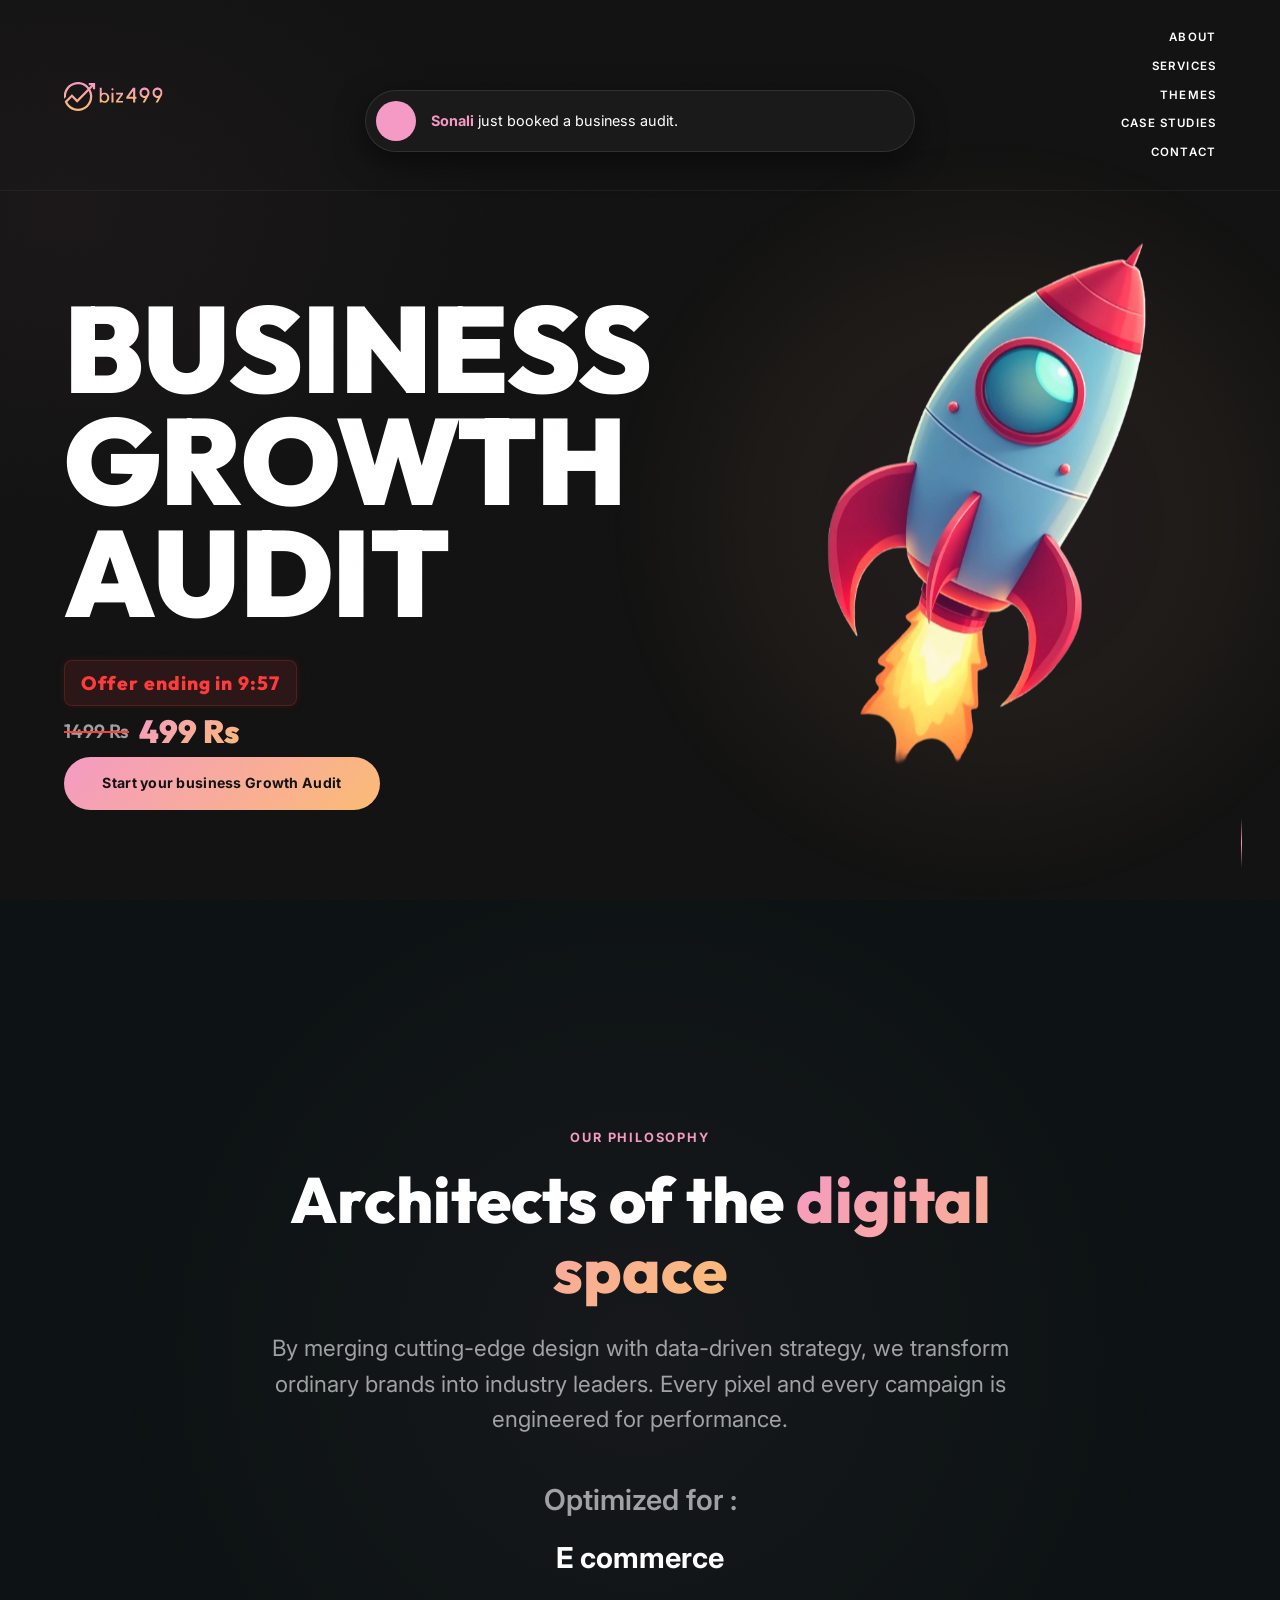
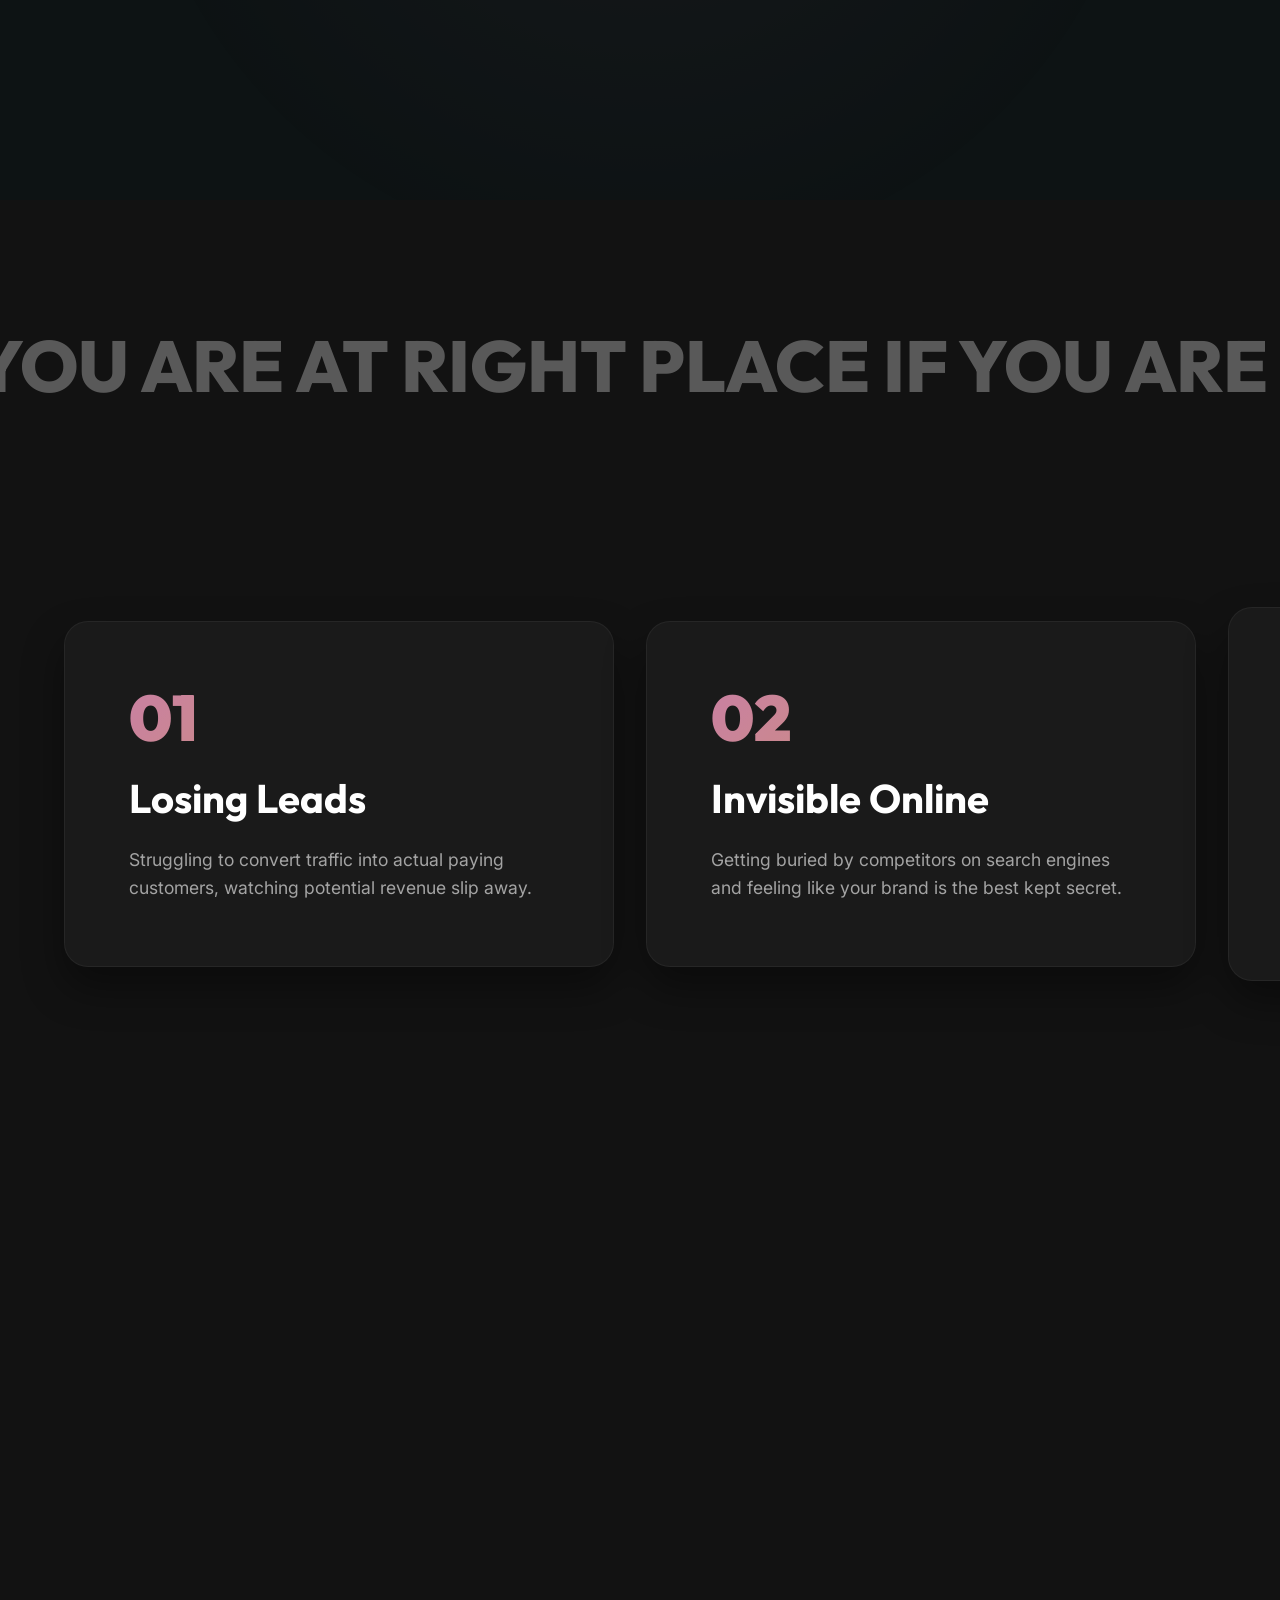
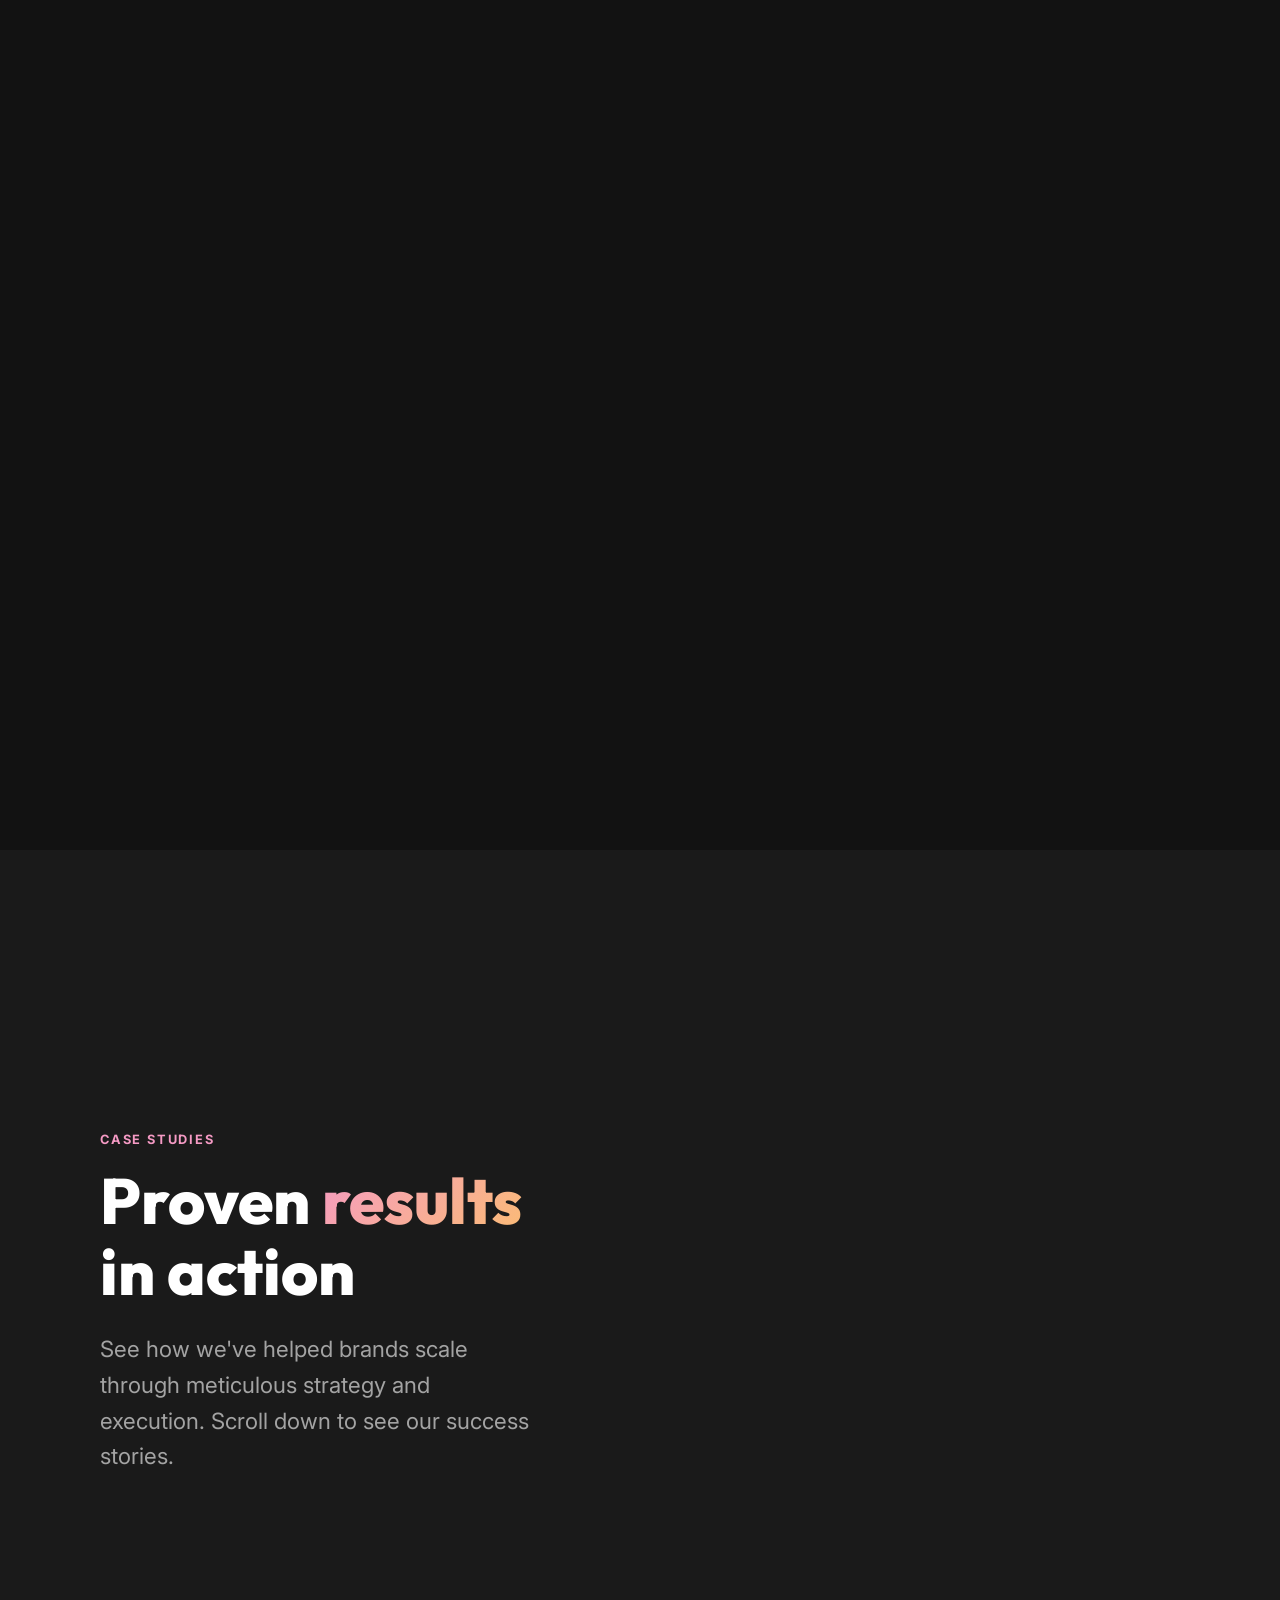
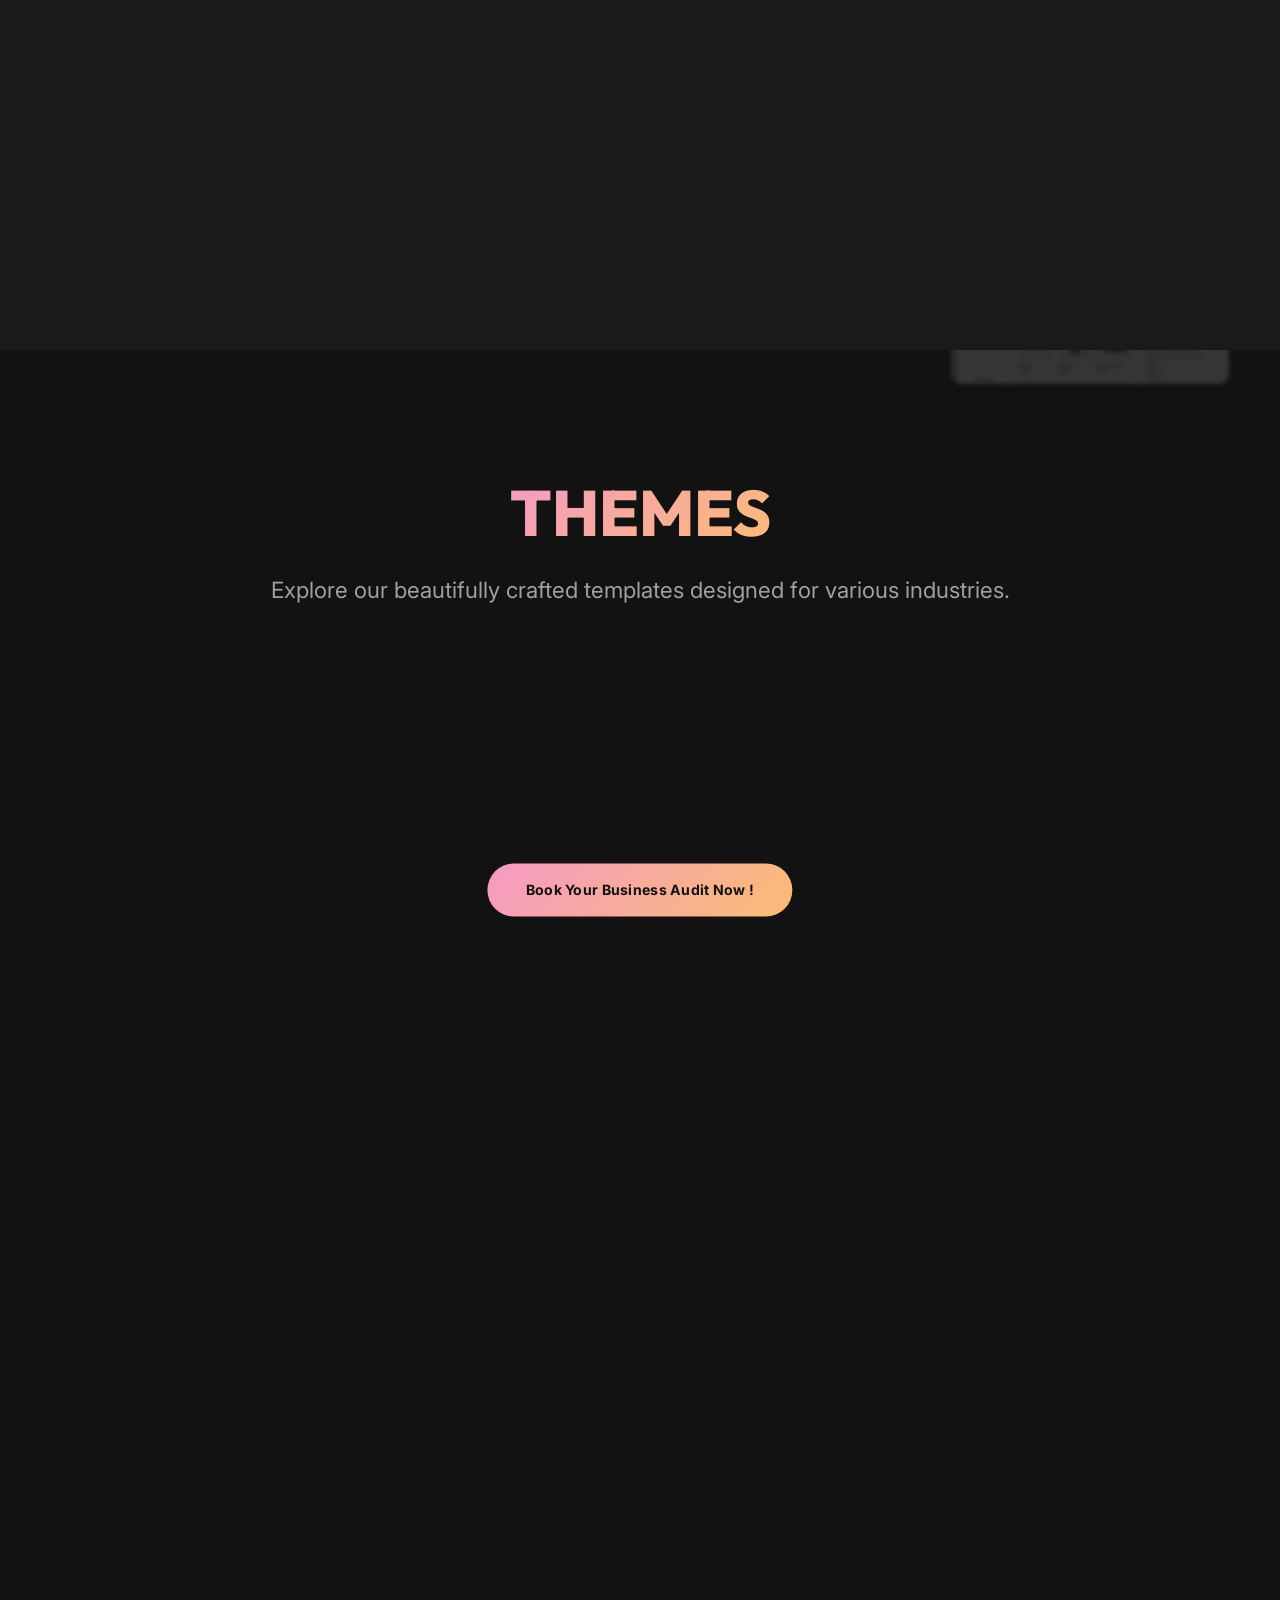
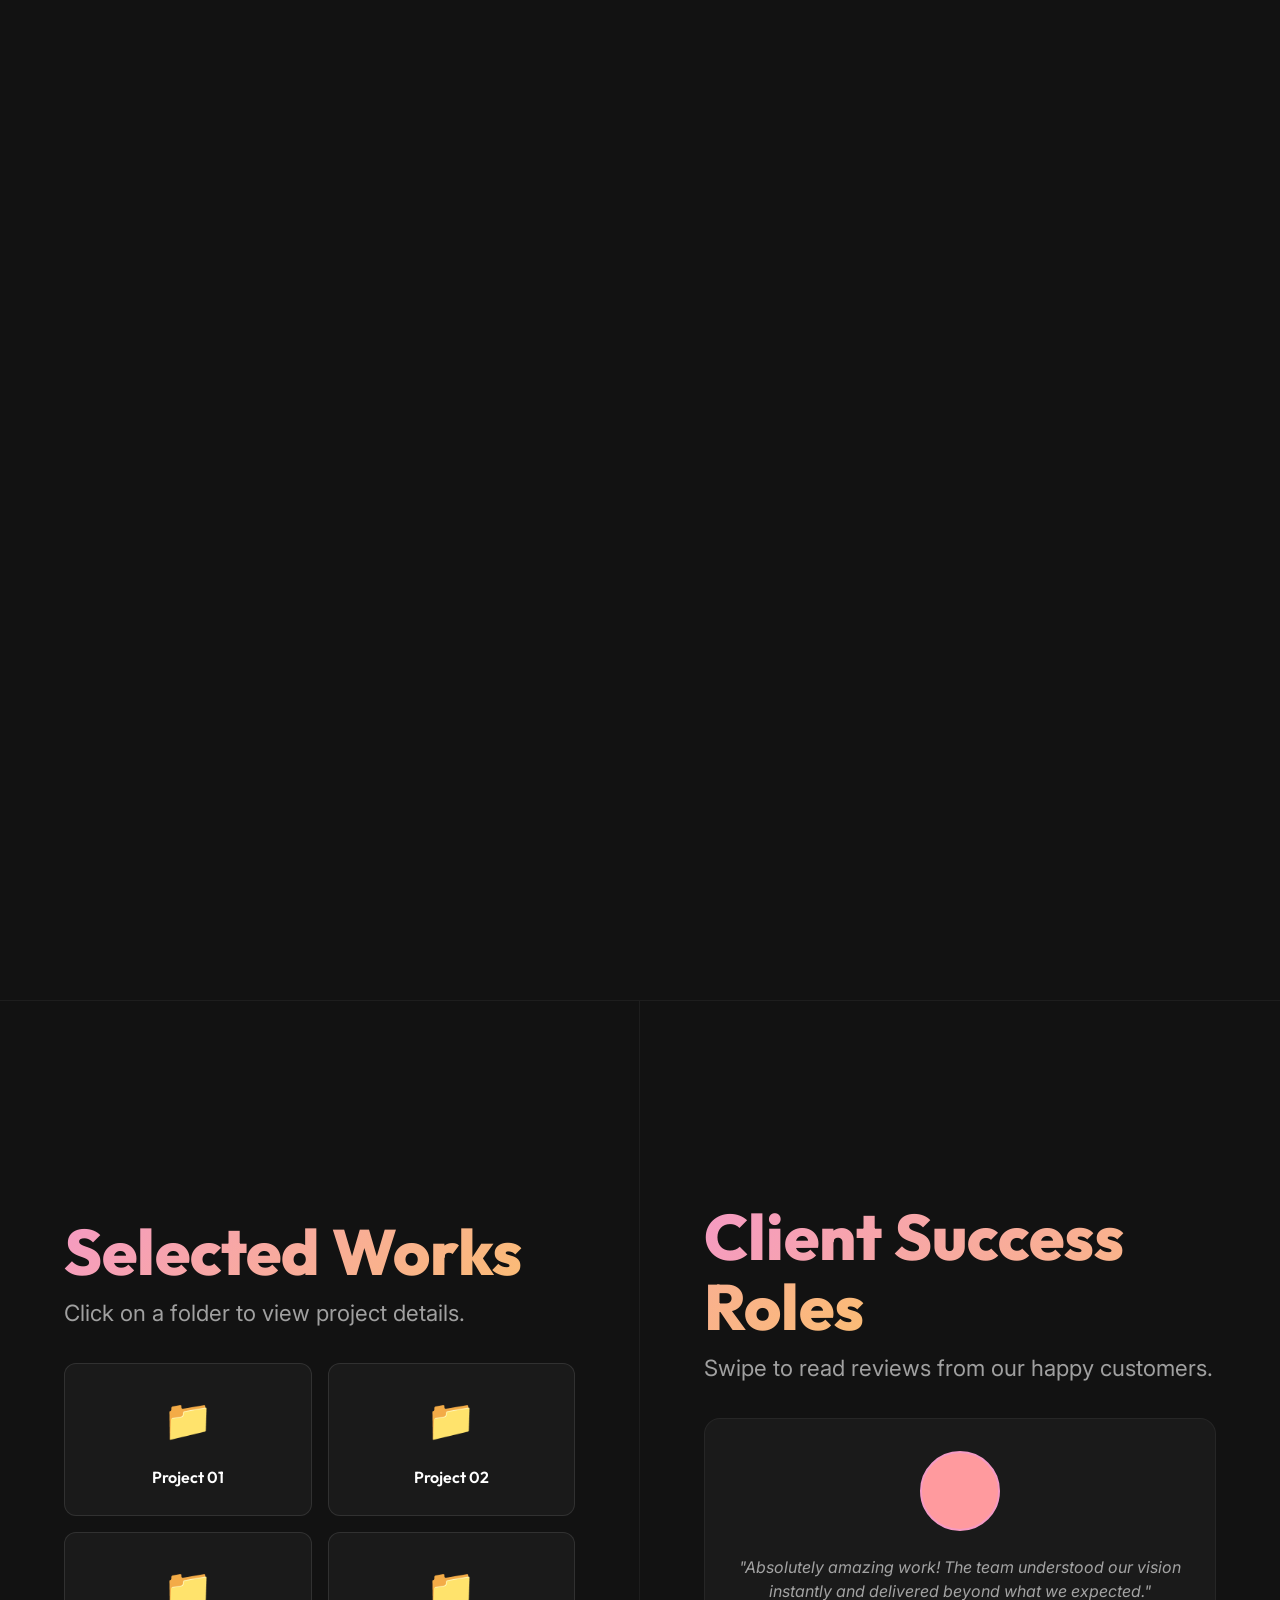
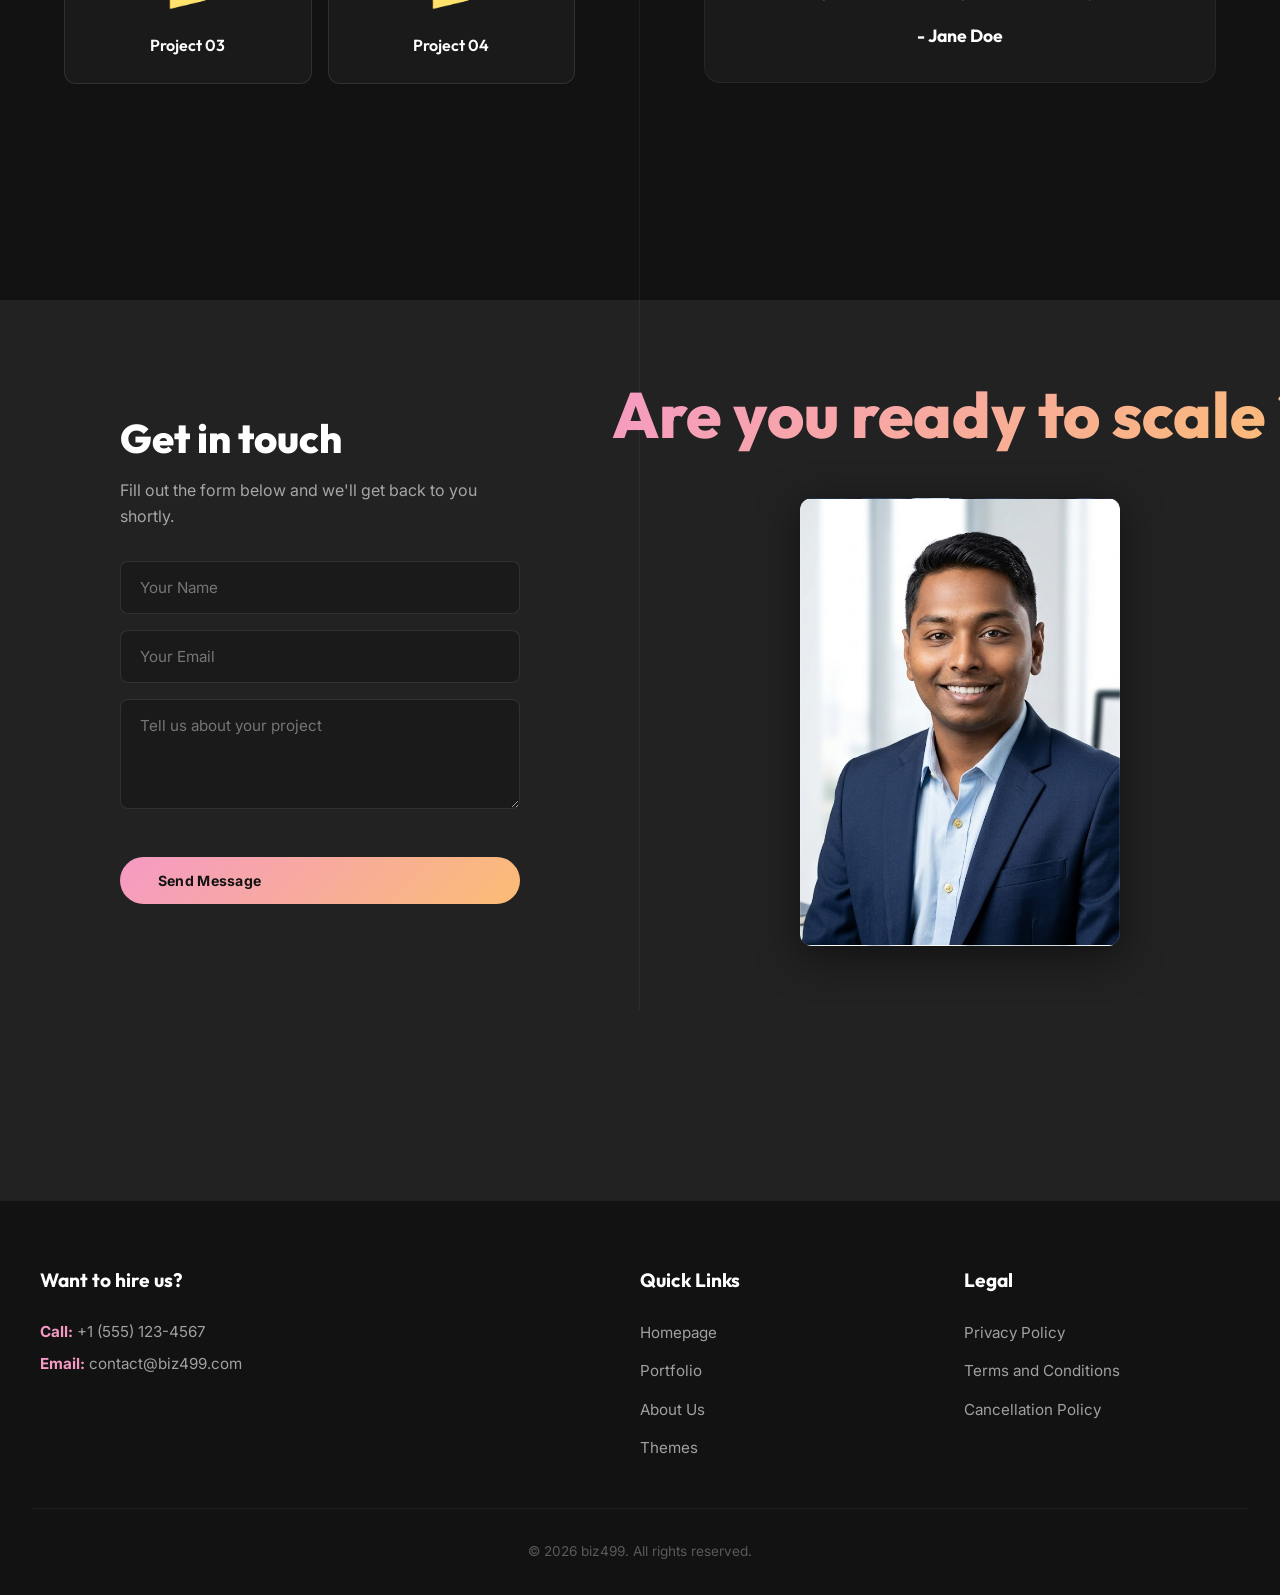
<file: index.html>
<!DOCTYPE html>
<html lang="en">

<head>
  <meta charset="UTF-8" />
  <meta name="viewport" content="width=device-width, initial-scale=1.0" />
  <meta name="description"
    content="biz499 — Full-suite digital marketing solutions tailored to your unique business challenges and goals." />
  <title>biz499 — Digital Marketing Solutions</title>
  <link rel="preconnect" href="https://fonts.googleapis.com" />
  <link rel="preconnect" href="https://fonts.gstatic.com" crossorigin />
  <link
    href="https://fonts.googleapis.com/css2?family=Inter:wght@400;500;600;700;800;900&family=Outfit:wght@400;500;600;700;800;900&display=swap"
    rel="stylesheet" />
  <link rel="stylesheet" href="style.css" />
</head>

<body>

  <!-- ════════════════════════════════════════════════ -->
  <!--  NAVBAR                                         -->
  <!-- ════════════════════════════════════════════════ -->
  <header class="navbar" id="navbar">
    <a href="#" class="logo" id="logo">
      <!-- biz499 brand logo (inline SVG with gradient) -->
      <svg class="logo-svg" width="117" height="38" viewBox="0 0 117 38" fill="none" xmlns="http://www.w3.org/2000/svg">
        <g clip-path="url(#clip0_logo)">
          <path
            d="M17.8259 3.49566C7.92688 2.81376 -0.322266 10.8148 -0.322266 20.7251C-0.322266 21.4525 -0.277681 22.1344 -0.188501 22.8163C-0.143911 23.18 0.301994 23.3618 0.569534 23.0891L2.21936 21.407C2.30854 21.3161 2.35313 21.1797 2.35313 21.0433C2.35313 20.9524 2.35313 20.816 2.35313 20.7251C2.35313 12.3604 9.30917 5.6323 17.6475 6.22328C24.6927 6.72335 30.3557 12.5423 30.8461 19.6795C31.4258 28.1806 24.8265 35.2724 16.6219 35.2724C11.0928 35.2724 6.32165 32.0447 3.95838 27.3623L9.39836 21.8162L15.2842 27.8169C15.4626 27.9988 15.7301 27.9988 15.9085 27.8169L34.2914 9.27039V11.8616C34.2914 12.1344 34.4698 12.3162 34.7373 12.3162H36.5209C36.7885 12.3162 36.9668 12.1344 36.9668 11.8616V5.08804C36.9668 4.81528 36.7885 4.63344 36.5209 4.63344H29.877C29.6095 4.63344 29.4311 4.81528 29.4311 5.08804V6.90646C29.4311 7.17922 29.6095 7.36106 29.877 7.36106H32.4186L15.641 24.271L9.75508 18.2703C9.57672 18.0884 9.30917 18.0884 9.13081 18.2703L1.01543 26.544C0.881664 26.6804 0.837076 26.8623 0.926256 27.0441C3.33412 33.454 9.48754 38 16.6219 38C26.3871 38 34.235 29.5899 33.5215 19.4977C32.9419 10.9966 26.1642 4.08665 17.8259 3.49566Z"
            fill="url(#paint0_logo)" />
          <path
            d="M48.0803 16.2295C51.3468 16.2295 53.7622 18.8094 53.7622 22.2569C53.7622 25.7045 51.3468 28.2609 48.0803 28.2609C46.9761 28.2609 45.7109 27.8387 44.8137 27.1586V28.0263H42.4443V10.4367H44.8137V17.3553C45.5729 16.722 46.9761 16.2295 48.0803 16.2295ZM47.8502 26.2908C49.8056 26.2908 51.3928 24.6022 51.3928 22.2569C51.3928 19.8882 49.8056 18.223 47.8502 18.223C46.562 18.223 45.4348 18.8094 44.8137 20.0524C44.4917 20.709 44.3076 21.4595 44.3076 22.2569C44.3076 23.0543 44.4917 23.8048 44.8137 24.438C45.4348 25.681 46.562 26.2908 47.8502 26.2908ZM58.7771 16.4406V28.0263H56.4077V16.4406H58.7771ZM58.8921 12.1956C58.8921 12.9461 58.317 13.5325 57.5809 13.5325C56.8678 13.5325 56.2927 12.9461 56.2927 12.1956C56.2927 11.4686 56.8678 10.8823 57.5809 10.8823C58.317 10.8823 58.8921 11.4686 58.8921 12.1956ZM70.049 16.4406V18.5045L64.321 26.0563H70.049V28.0263H61.8826V25.8218L67.5876 18.4107H61.8826V16.4406H70.049ZM84.6334 28.0263H82.08V23.3592H74.0057V21.4595L81.896 10.4367H84.6334V21.2015H86.0137V23.3592H84.6334V28.0263ZM77.2032 21.2015H82.08V14.1422L77.2032 21.2015ZM101.564 16.2295C101.564 17.3787 101.265 18.4576 100.759 19.3957L95.9743 28.0263H93.2599L96.3194 22.4445C96.0894 22.468 95.8593 22.4915 95.6293 22.4915C92.3627 22.4915 89.7173 19.6771 89.7173 16.2295C89.7173 12.782 92.3627 10.2021 95.6293 10.2021C98.8958 10.2021 101.564 12.782 101.564 16.2295ZM92.0867 16.2295C92.0867 18.3403 93.674 20.0524 95.6293 20.0524C97.5846 20.0524 99.1719 18.3403 99.1719 16.2295C99.1719 14.1188 97.5846 12.6412 95.6293 12.6412C93.674 12.6412 92.0867 14.1188 92.0867 16.2295ZM117 16.2295C117 17.3787 116.701 18.4576 116.195 19.3957L111.41 28.0263H108.695L111.755 22.4445C111.525 22.468 111.295 22.4915 111.065 22.4915C107.798 22.4915 105.153 19.6771 105.153 16.2295C105.153 12.782 107.798 10.2021 111.065 10.2021C114.331 10.2021 117 12.782 117 16.2295ZM107.522 16.2295C107.522 18.3403 109.11 20.0524 111.065 20.0524C113.02 20.0524 114.607 18.3403 114.607 16.2295C114.607 14.1188 113.02 12.6412 111.065 12.6412C109.11 12.6412 107.522 14.1188 107.522 16.2295Z"
            fill="url(#paint1_logo)" />
        </g>
        <defs>
          <linearGradient id="paint0_logo" x1="16.6222" y1="3.45508" x2="16.6222" y2="38"
            gradientUnits="userSpaceOnUse">
            <stop stop-color="#F59AC4" />
            <stop offset="1" stop-color="#FBBC74" />
          </linearGradient>
          <linearGradient id="paint1_logo" x1="79.7221" y1="10.2021" x2="79.7221" y2="28.2609"
            gradientUnits="userSpaceOnUse">
            <stop stop-color="#F59AC4" />
            <stop offset="1" stop-color="#FBBC74" />
          </linearGradient>
          <clipPath id="clip0_logo">
            <rect width="117" height="38" fill="white" />
          </clipPath>
        </defs>
      </svg>
    </a>

    <button class="menu-toggle" id="menuToggle" aria-label="Toggle navigation">
      <span></span><span></span><span></span>
    </button>

    <nav class="nav-links" id="navLinks">
      <a href="#about" class="nav-link" id="navAbout">ABOUT</a>
      <a href="#services" class="nav-link" id="navServices">SERVICES</a>
      <a href="#themes" class="nav-link" id="navThemes">THEMES</a>
      <a href="#case-studies" class="nav-link" id="navCaseStudies">CASE STUDIES</a>
      <a href="#contact" class="nav-link" id="navContact">CONTACT</a>
    </nav>
    <div class="nav-action-wrapper" id="navActionWrapper">
      <a href="#contact" class="nav-cta-btn" id="navCtaBtn">GRAB THE DEAL NOW </a>
      <div class="countdown-timer nav-timer"> offer ending in 10:00</div>
    </div>
  </header>

  <!-- ════════════════════════════════════════════════ -->
  <!--  HERO SECTION                                   -->
  <!-- ════════════════════════════════════════════════ -->
  <section class="hero" id="hero">

    <!-- Iridescent sphere — positioned behind text -->
    <div class="sphere-wrapper" id="sphereWrapper">
      <img src="assets/rocket.png" alt="Iridescent holographic sphere" class="sphere-img" id="sphereImg" />
      <div class="sphere-glow"></div>
    </div>

    <!-- Main headline -->
    <div class="hero-headline" id="heroHeadline">
      <h1>
        <span class="line line-1">BUSINESS </br> GROWTH </br> AUDIT</span>


      </h1>
    </div>

    <!-- CTA button -->
    <!-- CTA button -->
    <div class="hero-cta" id="heroCta">
  <div class="cta-elements-wrapper">
    
    

    

    <div class="countdown-timer hero-timer"> OFFER ending in 10:00</div>

    <div class="price-drop">
      <span class="price-old">1499 Rs</span>
      <span class="price-new">499 Rs</span>
    </div>

    <a href="#contact" class="cta-btn" id="ctaBtn">Start your business Growth Audit</a>
    
  </div>
</div>

    <!-- Scroll hint -->
    <div class="scroll-hint" id="scrollHint">
      <div class="scroll-line"></div>
    </div>

  </section>

  <!-- ════════════════════════════════════════════════ -->
  <!--  ABOUT SECTION                                  -->
  <!-- ════════════════════════════════════════════════ -->
  <section class="about-section" id="about">
    <div class="about-mask" id="aboutMask">
      <div class="about-mask-inner"></div>
    </div>
    <div class="about-content" data-reveal>
      <span class="section-label">Our Philosophy</span>
      <h2 class="section-title">Architects of the <span class="gradient-text">digital space</span></h2>
      <p class="section-desc">By merging cutting-edge design with data-driven strategy, we transform ordinary brands
        into industry leaders. Every pixel and every campaign is engineered for performance.</p>

      <div class="optimized-for">
        <span class="opt-label">Optimized for :</span>
        <div class="word-rotator" id="wordRotator">
          <span class="opt-word active">Your Vision</span>
          <span class="opt-word">Legal</span>
          <span class="opt-word">Education</span>
          <span class="opt-word">E commerce</span>
          <span class="opt-word">Travel</span>
        </div>
      </div>
    </div>
  </section>

  <!-- ════════════════════════════════════════════════ -->
  <!--  SERVICES (HORIZONTAL SCROLL)                   -->
  <!-- ════════════════════════════════════════════════ -->
  <div class="h-scroll-wrapper" id="services">
    <div class="h-scroll-sticky" id="hScrollSticky">
      <div class="h-bg-text-wrapper" data-reveal>
        <div class="h-bg-text">YOU ARE AT RIGHT PLACE IF YOU ARE :</div>
      </div>
      <div class="h-scroll-container" id="hScrollContainer">

        <!-- Panel 1 -->
        <div class="h-panel">
          <div class="h-panel-content">
            <div class="h-panel-number gradient-text">01</div>
            <h2 class="h-panel-title">Losing Leads</h2>
            <p class="h-panel-desc">Struggling to convert traffic into actual paying customers, watching potential
              revenue slip away.</p>
          </div>
        </div>

        <!-- Panel 2 -->
        <div class="h-panel">
          <div class="h-panel-content">
            <div class="h-panel-number gradient-text">02</div>
            <h2 class="h-panel-title">Invisible Online</h2>
            <p class="h-panel-desc">Getting buried by competitors on search engines and feeling like your brand is the
              best kept secret.</p>
          </div>
        </div>

        <!-- Panel 3 -->
        <div class="h-panel">
          <div class="h-panel-content">
            <div class="h-panel-number gradient-text">03</div>
            <h2 class="h-panel-title">Wasting Ad Spend</h2>
            <p class="h-panel-desc">Pouring money into campaigns that deliver clicks but fail to generate meaningful ROI
              or qualified leads.</p>
          </div>
        </div>

        <!-- Panel 4 -->
        <div class="h-panel">
          <div class="h-panel-content">
            <div class="h-panel-number gradient-text">04</div>
            <h2 class="h-panel-title">Outdated Design</h2>
            <p class="h-panel-desc">Your current website looks tired and fails to reflect the premium quality of the
              services you offer.</p>
          </div>
        </div>

      </div>
    </div>
  </div>

  <!-- ═══════════════════════════════════════════════ -->
  <!--  CASE STUDIES (STACKED CARDS)                  -->
  <!-- ═══════════════════════════════════════════════ -->
  <section class="stack-area" id="case-studies">
    <div class="left-section">
      <div class="left-content" data-reveal>
        <span class="section-label">Case Studies</span>
        <h2 class="section-title">Proven <span class="gradient-text">results</span> in action</h2>
        <p class="section-desc">See how we've helped brands scale through meticulous strategy and execution. Scroll down
          to see our success stories.</p>
      </div>
    </div>
    <div class="right-section">
      <!-- Card 1 -->
      <div class="card card-1" id="card1">
        <div class="card-icon">📈</div>
        <h3 class="card-title">Social Media Management</h3>
        <p class="card-text">Grow your brand on Instagram and Facebook with our Social Media Management plans designed
          for every stage of business. Choose a plan that
          fits your goals: Basic (₹8,000/month) with 3 posts weekly & 1 ad management. Standard (₹15,000/month) with 5
          posts weekly & 3 ads management. Advanced (₹30,000/month) with daily posting & 5 ads management. All plans
          include festival creatives, analytics, and professional strategy support. Note: Ad spend is excluded and
          billed separately.</p>
        <div class="card-tag">Growth</div>
      </div>
      <!-- Card 2 -->
      <div class="card card-2" id="card2">
        <div class="card-icon">🛍️</div>
        <h3 class="card-title">Ads Account Management</h3>
        <p class="card-text">
          Boost your business visibility and conversions with our professional Ads Account Management service for Google
          and Meta platforms. Standard
          (₹10,000/month) with 5 campaigns. Advanced (₹15,000/month) with 8 campaigns monthly. All plans include
          audience targeting, ad optimization, performance tracking, and strategic recommendations. Ad spend is excluded
          in all plans and will be billed separately.
        </p>
        <div class="card-tag">UI / UX</div>
      </div>
      <!-- Card 3 -->
      <div class="card card-3" id="card3">
        <div class="card-icon">🚀</div>
        <h3 class="card-title">Website Development</h3>
        <p class="card-text">
          Portal Website (₹12,000) with login access and form submission features. or E-Commerce Website (₹18,000) fully equipped with product cart, secure payment gateway, shipping system, and complete online selling
          functionality. Pricing may vary based on the number of pages and advanced features required, ensuring you only
          pay for what you truly need.

        </p>
        <div class="card-tag">Strategy</div>
      </div>

    </div>
  </section>

  <!-- ═══════════════════════════════════════════════ -->
  <!--  THEMES GALLERY (PARALLAX SCROLL)              -->
  <!-- ═══════════════════════════════════════════════ -->
  <section id="themes" class="themes-section">
    <div class="themes-sticky" id="themesSticky">
      <div class="themes-header">
        <h2 class="section-title"><span class="gradient-text">THEMES</span></h2>
        <p class="section-desc">Explore our beautifully crafted templates designed for various industries.</p>
      </div>

      <div class="gallery-container" id="galleryContainer">
        <!-- Column 1 (Moves fastest, starts early) -->
        <div class="gallery-column" data-speed="2.5" style="transform: translateY(0);">
          <div class="gallery-card">
            <div class="card-img" style="background-image: url('assets/theme1.jpeg'); background-color: #ff9a9e;"></div>
            <div class="card-content">
              <h3>Theme Alpha</h3>
              <p>Minimalist design for creative portfolios.</p>
            </div>
          </div>
          <div class="gallery-card">
            <div class="card-img" style="background-image: url('assets/theme2.jpeg'); background-color: #fecfef;"></div>
            <div class="card-content">
              <h3>Theme Beta</h3>
              <p>Dark mode optimized for photographers.</p>
            </div>
          </div>
          <div class="gallery-card">
            <div class="card-img" style="background-image: url('assets/theme3.jpeg'); background-color: #ff9a9e;"></div>
            <div class="card-content">
              <h3>Theme Gamma</h3>
              <p>Clean and bold typography.</p>
            </div>
          </div>
        </div>

        <!-- Column 2 (Moves slower, starts lower) -->
        <div class="gallery-column" data-speed="1.2" style="transform: translateY(10vh);">
          <div class="gallery-card">
            <div class="card-img" style="background-image: url('assets/theme4.jpeg'); background-color: #a18cd1;"></div>
            <div class="card-content">
              <h3>Theme Delta</h3>
              <p>Corporate design for agencies.</p>
            </div>
          </div>
          <div class="gallery-card">
            <div class="card-img" style="background-image: url('assets/theme5.jpeg'); background-color: #fbc2eb;"></div>
            <div class="card-content">
              <h3>Theme Epsilon</h3>
              <p>Fun and vibrant layout.</p>
            </div>
          </div>
          <div class="gallery-card">
            <div class="card-img" style="background-image: url('assets/theme6.jpeg'); background-color: #a18cd1;"></div>
            <div class="card-content">
              <h3>Theme Zeta</h3>
              <p>Elegant layout for modern brands.</p>
            </div>
          </div>
        </div>

        <!-- Column 3 (Moves fastest, starts lowest) -->
        <div class="gallery-column" data-speed="2.2" style="transform: translateY(20vh);">
          <div class="gallery-card">
            <div class="card-img" style="background-image: url('assets/theme7.jpeg'); background-color: #84fab0;"></div>
            <div class="card-content">
              <h3>Theme Eta</h3>
              <p>Interactive webgl experience.</p>
            </div>
          </div>
          <div class="gallery-card">
            <div class="card-img" style="background-image: url('assets/theme8.jpeg'); background-color: #8fd3f4;"></div>
            <div class="card-content">
              <h3>Theme Theta</h3>
              <p>Responsive e-commerce template.</p>
            </div>
          </div>
          <div class="gallery-card">
            <div class="card-img" style="background-image: url('assets/theme9.jpeg'); background-color: #84fab0;"></div>
            <div class="card-content">
              <h3>Theme Iota</h3>
              <p>Sleek blog and news layout.</p>
            </div>
          </div>
        </div>

        <!-- Column 4 (Moves slowest, starts at 0) -->
        <div class="gallery-column" data-speed="0.8" style="transform: translateY(5vh);">
          <div class="gallery-card">
            <div class="card-img" style="background-image: url('assets/theme10.jpeg'); background-color: #fccb90;"></div>
            <div class="card-content">
              <h3>Theme Kappa</h3>
              <p>SaaS product landing page.</p>
            </div>
          </div>
          <div class="gallery-card">
            <div class="card-img" style="background-image: url('assets/theme11.jpeg'); background-color: #d57eeb;"></div>
            <div class="card-content">
              <h3>Theme Lambda</h3>
              <p>App showcase and download.</p>
            </div>
          </div>
          <div class="gallery-card">
            <div class="card-img" style="background-image: url('assets/theme12.jpeg'); background-color: #fccb90;"></div>
            <div class="card-content">
              <h3>Theme Mu</h3>
              <p>Classic grid for easy reading.</p>
            </div>
          </div>
        </div>
      </div>

      <!-- Outro that fades in when scrolled up -->
      <div class="themes-outro" id="themesOutro">
        <a href="#contact" class="cta-btn">Book Your Business Audit Now !</a>
      </div>

    </div>
  </section>

  <!-- ═══════════════════════════════════════════════ -->
  <!--  WORKS & FEEDBACK (SPLIT SCREEN)               -->
  <!-- ═══════════════════════════════════════════════ -->
  <section id="works-feedback" class="split-section">
    <!-- Left: Selected Works -->
    <div class="split-left">
      <div class="split-header">
        <h2 class="section-title"><span class="gradient-text">Selected Works</span></h2>
        <p class="section-desc">Click on a folder to view project details.</p>
      </div>

      <div class="folders-grid">
        <!-- Folder 1 -->
        <div class="folder-item" data-title="Brand Evolution"
          data-desc="Complete rebranding and marketing strategy for a top tech startup." data-color="#F59AC4">
          <div class="folder-icon">📁</div>
          <span class="folder-name">Project 01</span>
        </div>
        <!-- Folder 2 -->
        <div class="folder-item" data-title="App Launch Campaign"
          data-desc="Generated 100k+ downloads in the first week through targeted ads." data-color="#FBBC74">
          <div class="folder-icon">📁</div>
          <span class="folder-name">Project 02</span>
        </div>
        <!-- Folder 3 -->
        <div class="folder-item" data-title="E-Commerce Redesign"
          data-desc="Boosted customer retention by 40% with a seamless UX overhaul." data-color="#a18cd1">
          <div class="folder-icon">📁</div>
          <span class="folder-name">Project 03</span>
        </div>
        <!-- Folder 4 -->
        <div class="folder-item" data-title="SEO Optimization"
          data-desc="Achieved Page 1 rankings globally for competitive keywords." data-color="#84fab0">
          <div class="folder-icon">📁</div>
          <span class="folder-name">Project 04</span>
        </div>
      </div>
    </div>

    <!-- Right: Client Success Stories -->
    <div class="split-right">
      <div class="split-header">
        <h2 class="section-title"><span class="gradient-text">Client Success Roles</span></h2>
        <p class="section-desc">Swipe to read reviews from our happy customers.</p>
      </div>

      <div class="feedback-slider">
        <!-- Slide 1 -->
        <div class="feedback-card">
          <div class="feedback-photo" style="background-color: #ff9a9e;"></div>
          <p class="feedback-text">"Absolutely amazing work! The team understood our vision instantly and delivered
            beyond what we expected."</p>
          <h4 class="feedback-author">- Jane Doe</h4>
        </div>
        <!-- Slide 2 -->
        <div class="feedback-card">
          <div class="feedback-photo" style="background-color: #a18cd1;"></div>
          <p class="feedback-text">"Our revenue doubled after implementing their digital marketing strategy. Highly
            recommended!"</p>
          <h4 class="feedback-author">- Michael Smith</h4>
        </div>
        <!-- Slide 3 -->
        <div class="feedback-card">
          <div class="feedback-photo" style="background-color: #fbc2eb;"></div>
          <p class="feedback-text">"Professional, creative, and data-driven. The perfect partner for any modern
            business."</p>
          <h4 class="feedback-author">- Sarah Johnson</h4>
        </div>
        <!-- Slide 4 -->
        <div class="feedback-card">
          <div class="feedback-photo" style="background-color: #8fd3f4;"></div>
          <p class="feedback-text">"The website they built for us is stunning and converts traffic like crazy."</p>
          <h4 class="feedback-author">- David Lee</h4>
        </div>
        <!-- Slide 5 -->
        <div class="feedback-card">
          <div class="feedback-photo" style="background-color: #fccb90;"></div>
          <p class="feedback-text">"Their ad management saved our budget. We finally see real ROI."</p>
          <h4 class="feedback-author">- Emily Chen</h4>
        </div>
        <!-- Slide 6 -->
        <div class="feedback-card">
          <div class="feedback-photo" style="background-color: #d57eeb;"></div>
          <p class="feedback-text">"Incredible response time and transparent reporting. A trustworthy agency."</p>
          <h4 class="feedback-author">- Robert Fox</h4>
        </div>
        <!-- Slide 7 -->
        <div class="feedback-card">
          <div class="feedback-photo" style="background-color: #84fab0;"></div>
          <p class="feedback-text">"Social media presence went from zero to hero in just 3 months. Fantastic!"</p>
          <h4 class="feedback-author">- Amanda White</h4>
        </div>
        <!-- Slide 8 -->
        <div class="feedback-card">
          <div class="feedback-photo" style="background-color: #fecfef;"></div>
          <p class="feedback-text">"A truly dedicated team that genuinely cares about your business success."</p>
          <h4 class="feedback-author">- Chris Miller</h4>
        </div>
        <!-- Slide 9 -->
        <div class="feedback-card">
          <div class="feedback-photo" style="background-color: #F59AC4;"></div>
          <p class="feedback-text">"Their UX/UI design is top-notch. Our users love the new app interface."</p>
          <h4 class="feedback-author">- Olivia Wilson</h4>
        </div>
        <!-- Slide 10 -->
        <div class="feedback-card">
          <div class="feedback-photo" style="background-color: #FBBC74;"></div>
          <p class="feedback-text">"Hands down the best agency we've ever worked with. A solid 10/10."</p>
          <h4 class="feedback-author">- James Taylor</h4>
        </div>
      </div>
    </div>
  </section>

  <!-- Project Popup Modal -->
  <div class="project-modal" id="projectModal">
    <div class="modal-backdrop" id="modalBackdrop"></div>
    <div class="modal-content">
      <button class="close-modal" id="closeModal">&times;</button>
      <div class="modal-photo" id="modalPhoto"></div>
      <h3 id="modalTitle" class="modal-title"></h3>
      <p id="modalDesc" class="modal-desc"></p>
    </div>
  </div>

  <!-- ════════════════════════════════════════════════ -->
  <!--  CONTACT / OUTRO (STICKY FOOTER)                -->
  <!-- ════════════════════════════════════════════════ -->
  <section class="contact-section" id="contact">
    <div class="contact-sticky">
      <div class="contact-split">
        <!-- Left: Contact Form -->
        <div class="contact-left">
          <div class="contact-form-wrapper">
            <h2 class="form-title">Get in touch</h2>
            <p class="form-desc">Fill out the form below and we'll get back to you shortly.</p>
            <form class="contact-form">
              <input type="text" placeholder="Your Name" required />
              <input type="email" placeholder="Your Email" required />
              <textarea placeholder="Tell us about your project" rows="4" required></textarea>
              <button type="submit" class="cta-btn mt-2">Send Message</button>
            </form>
          </div>
        </div>

        <!-- Right: Owner Photo with headline above -->
        <div class="contact-right">
          <div class="owner-photo-container">
            <h2 class="photo-headline"><span class="gradient-text">Are you ready to scale ?</span></h2>
            <div class="owner-photo" style="background-image: url('assets/AI%20HEADSHOT%20RAJIL.jpg.jpeg');"></div>
          </div>
        </div>

      </div>
    </div>
  </section>

  <!-- ════════════════════════════════════════════════ -->
  <!--  FOOTER                                         -->
  <!-- ════════════════════════════════════════════════ -->
  <footer class="site-footer">
    <div class="footer-grid">
      <div class="footer-col hire-col">
        <h3>Want to hire us?</h3>
        <p><strong>Call:</strong> +1 (555) 123-4567</p>
        <p><strong>Email:</strong> contact@biz499.com</p>
      </div>

      <div class="footer-col links-col">
        <h3>Quick Links</h3>
        <ul>
          <li><a href="#hero">Homepage</a></li>
          <li><a href="#works-feedback">Portfolio</a></li>
          <li><a href="#about">About Us</a></li>
          <li><a href="#themes">Themes</a></li>
        </ul>
      </div>

      <div class="footer-col links-col">
        <h3>Legal</h3>
        <ul>
          <li><a href="#">Privacy Policy</a></li>
          <li><a href="#">Terms and Conditions</a></li>
          <li><a href="#">Cancellation Policy</a></li>
        </ul>
      </div>
    </div>
    <div class="footer-bottom">
      <p>© 2026 biz499. All rights reserved.</p>
    </div>
  </footer>

  <!-- Notification Popup -->
  <div class="notification-popup" id="notificationPopup">
    <div class="notif-photo" id="notifPhoto"></div>
    <div class="notif-content">
      <p class="notif-text" id="notifText"></p>
    </div>
  </div>

  <div class="mobile-footer">
    <div class="m-timer-box">
      <span class="m-timer-label">OFFER ENDS IN</span>
      <span class="m-timer-val countdown-timer">10:00</span>
    </div>
    <a href="#contact" class="cta-btn-mobile">GRAB THE DEAL NOW</a>
  </div>

  <script src="script.js"></script>
</body>

</html>
</file>
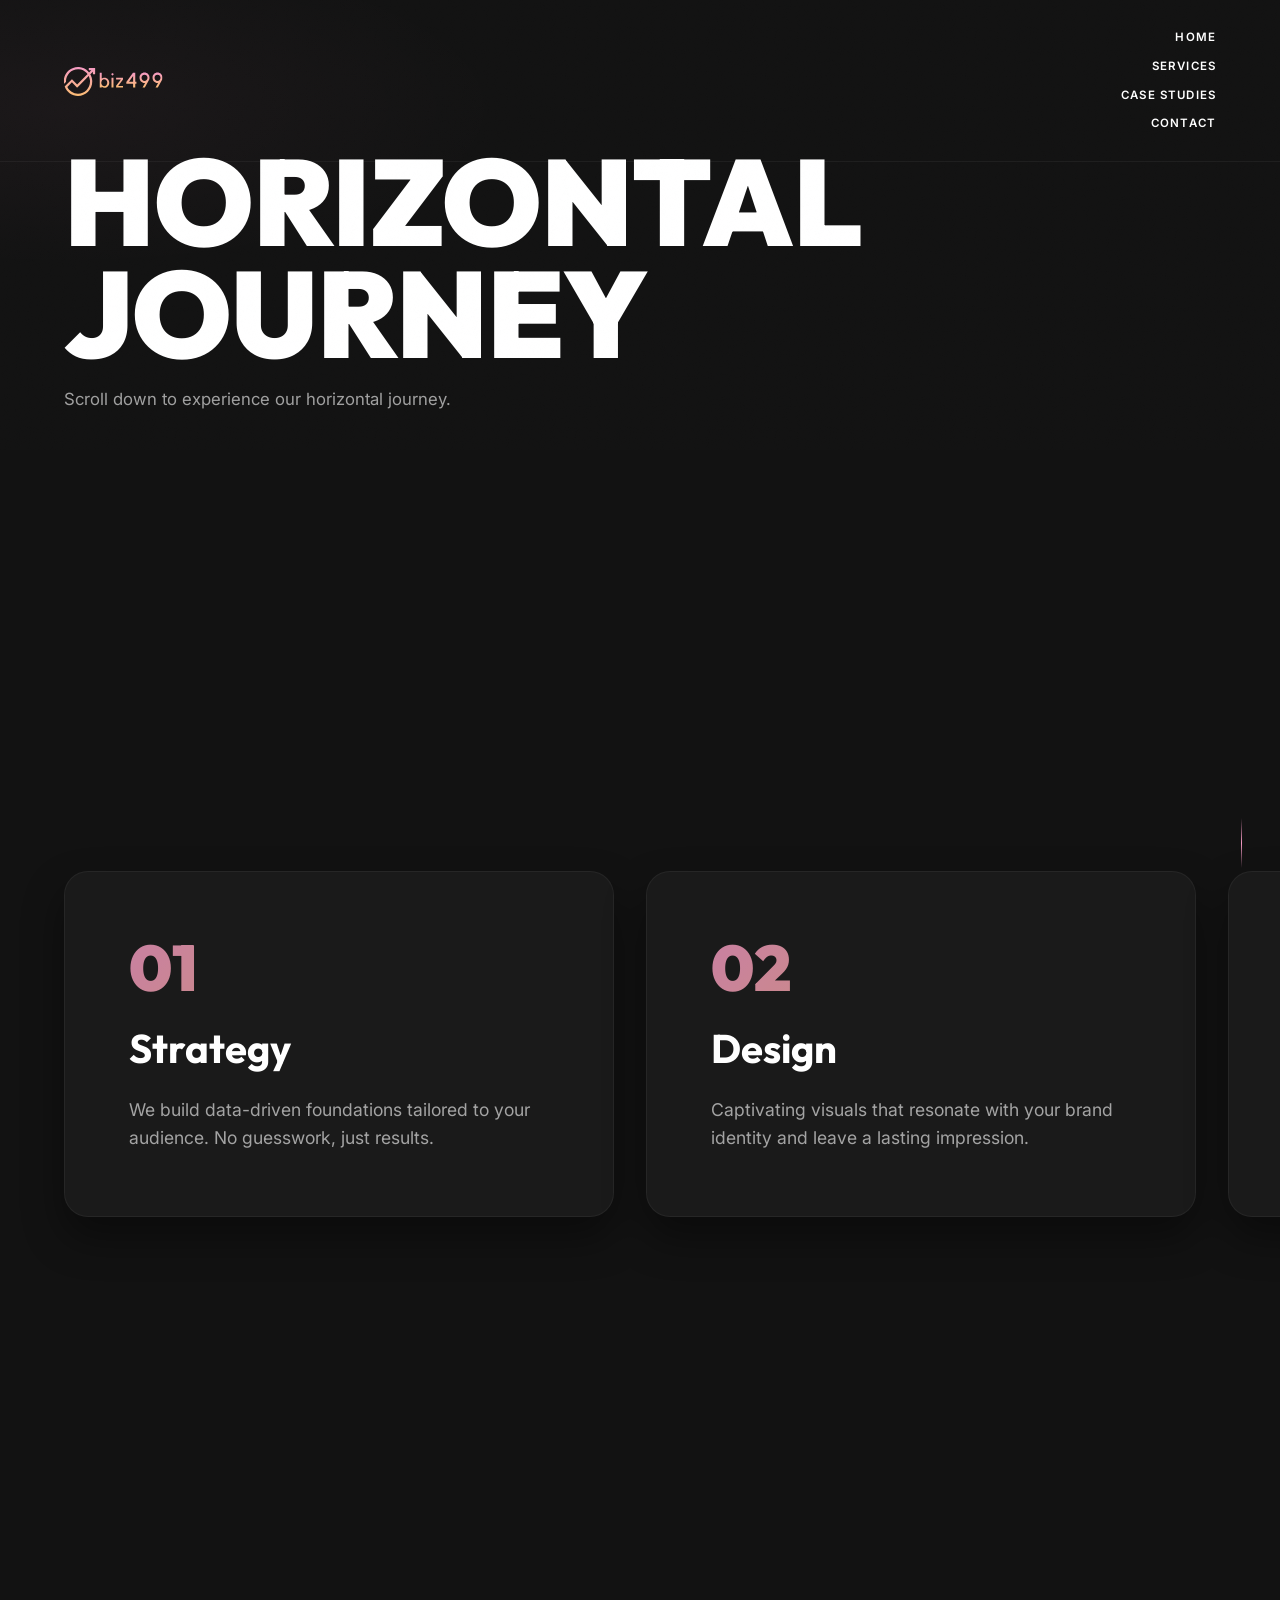
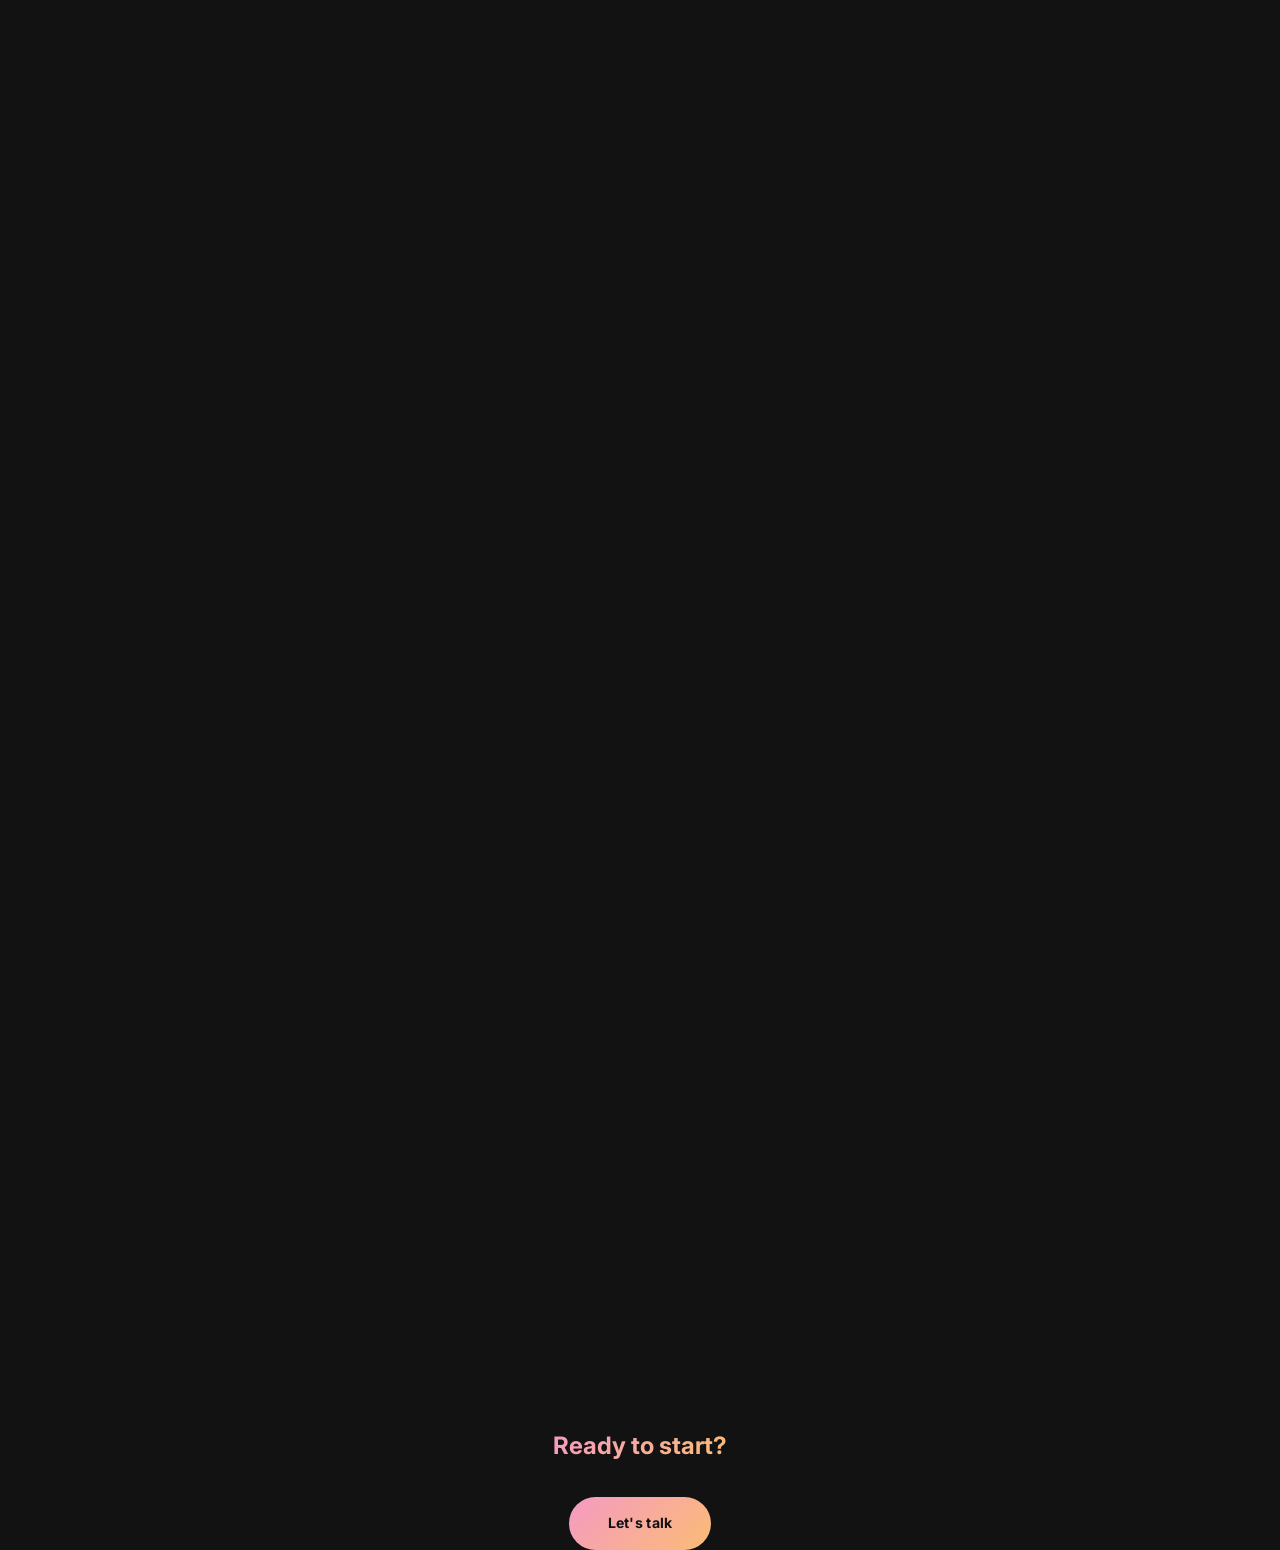
<file: horizontal.html>
<!DOCTYPE html>
<html lang="en">

<head>
  <meta charset="UTF-8" />
  <meta name="viewport" content="width=device-width, initial-scale=1.0" />
  <meta name="description"
    content="biz499 — Horizontal scroll animation." />
  <title>biz499 — Horizontal Animation</title>
  <link rel="preconnect" href="https://fonts.googleapis.com" />
  <link rel="preconnect" href="https://fonts.gstatic.com" crossorigin />
  <link
    href="https://fonts.googleapis.com/css2?family=Inter:wght@400;500;600;700;800;900&family=Outfit:wght@400;500;600;700;800;900&display=swap"
    rel="stylesheet" />
  <link rel="stylesheet" href="style.css" />
  <!-- Add horizontal specific CSS inline or in style.css? Let's add it to style.css to keep it clean -->
</head>

<body>

  <!-- ════════════════════════════════════════════════ -->
  <!--  NAVBAR                                         -->
  <!-- ════════════════════════════════════════════════ -->
  <header class="navbar" id="navbar">
    <a href="index.html" class="logo" id="logo">
      <!-- biz499 brand logo (inline SVG with gradient) -->
      <svg class="logo-svg" width="117" height="38" viewBox="0 0 117 38" fill="none" xmlns="http://www.w3.org/2000/svg">
        <g clip-path="url(#clip0_logo)">
          <path
            d="M17.8259 3.49566C7.92688 2.81376 -0.322266 10.8148 -0.322266 20.7251C-0.322266 21.4525 -0.277681 22.1344 -0.188501 22.8163C-0.143911 23.18 0.301994 23.3618 0.569534 23.0891L2.21936 21.407C2.30854 21.3161 2.35313 21.1797 2.35313 21.0433C2.35313 20.9524 2.35313 20.816 2.35313 20.7251C2.35313 12.3604 9.30917 5.6323 17.6475 6.22328C24.6927 6.72335 30.3557 12.5423 30.8461 19.6795C31.4258 28.1806 24.8265 35.2724 16.6219 35.2724C11.0928 35.2724 6.32165 32.0447 3.95838 27.3623L9.39836 21.8162L15.2842 27.8169C15.4626 27.9988 15.7301 27.9988 15.9085 27.8169L34.2914 9.27039V11.8616C34.2914 12.1344 34.4698 12.3162 34.7373 12.3162H36.5209C36.7885 12.3162 36.9668 12.1344 36.9668 11.8616V5.08804C36.9668 4.81528 36.7885 4.63344 36.5209 4.63344H29.877C29.6095 4.63344 29.4311 4.81528 29.4311 5.08804V6.90646C29.4311 7.17922 29.6095 7.36106 29.877 7.36106H32.4186L15.641 24.271L9.75508 18.2703C9.57672 18.0884 9.30917 18.0884 9.13081 18.2703L1.01543 26.544C0.881664 26.6804 0.837076 26.8623 0.926256 27.0441C3.33412 33.454 9.48754 38 16.6219 38C26.3871 38 34.235 29.5899 33.5215 19.4977C32.9419 10.9966 26.1642 4.08665 17.8259 3.49566Z"
            fill="url(#paint0_logo)" />
          <path
            d="M48.0803 16.2295C51.3468 16.2295 53.7622 18.8094 53.7622 22.2569C53.7622 25.7045 51.3468 28.2609 48.0803 28.2609C46.9761 28.2609 45.7109 27.8387 44.8137 27.1586V28.0263H42.4443V10.4367H44.8137V17.3553C45.5729 16.722 46.9761 16.2295 48.0803 16.2295ZM47.8502 26.2908C49.8056 26.2908 51.3928 24.6022 51.3928 22.2569C51.3928 19.8882 49.8056 18.223 47.8502 18.223C46.562 18.223 45.4348 18.8094 44.8137 20.0524C44.4917 20.709 44.3076 21.4595 44.3076 22.2569C44.3076 23.0543 44.4917 23.8048 44.8137 24.438C45.4348 25.681 46.562 26.2908 47.8502 26.2908ZM58.7771 16.4406V28.0263H56.4077V16.4406H58.7771ZM58.8921 12.1956C58.8921 12.9461 58.317 13.5325 57.5809 13.5325C56.8678 13.5325 56.2927 12.9461 56.2927 12.1956C56.2927 11.4686 56.8678 10.8823 57.5809 10.8823C58.317 10.8823 58.8921 11.4686 58.8921 12.1956ZM70.049 16.4406V18.5045L64.321 26.0563H70.049V28.0263H61.8826V25.8218L67.5876 18.4107H61.8826V16.4406H70.049ZM84.6334 28.0263H82.08V23.3592H74.0057V21.4595L81.896 10.4367H84.6334V21.2015H86.0137V23.3592H84.6334V28.0263ZM77.2032 21.2015H82.08V14.1422L77.2032 21.2015ZM101.564 16.2295C101.564 17.3787 101.265 18.4576 100.759 19.3957L95.9743 28.0263H93.2599L96.3194 22.4445C96.0894 22.468 95.8593 22.4915 95.6293 22.4915C92.3627 22.4915 89.7173 19.6771 89.7173 16.2295C89.7173 12.782 92.3627 10.2021 95.6293 10.2021C98.8958 10.2021 101.564 12.782 101.564 16.2295ZM92.0867 16.2295C92.0867 18.3403 93.674 20.0524 95.6293 20.0524C97.5846 20.0524 99.1719 18.3403 99.1719 16.2295C99.1719 14.1188 97.5846 12.6412 95.6293 12.6412C93.674 12.6412 92.0867 14.1188 92.0867 16.2295ZM117 16.2295C117 17.3787 116.701 18.4576 116.195 19.3957L111.41 28.0263H108.695L111.755 22.4445C111.525 22.468 111.295 22.4915 111.065 22.4915C107.798 22.4915 105.153 19.6771 105.153 16.2295C105.153 12.782 107.798 10.2021 111.065 10.2021C114.331 10.2021 117 12.782 117 16.2295ZM107.522 16.2295C107.522 18.3403 109.11 20.0524 111.065 20.0524C113.02 20.0524 114.607 18.3403 114.607 16.2295C114.607 14.1188 113.02 12.6412 111.065 12.6412C109.11 12.6412 107.522 14.1188 107.522 16.2295Z"
            fill="url(#paint1_logo)" />
        </g>
        <defs>
          <linearGradient id="paint0_logo" x1="16.6222" y1="3.45508" x2="16.6222" y2="38"
            gradientUnits="userSpaceOnUse">
            <stop stop-color="#F59AC4" />
            <stop offset="1" stop-color="#FBBC74" />
          </linearGradient>
          <linearGradient id="paint1_logo" x1="79.7221" y1="10.2021" x2="79.7221" y2="28.2609"
            gradientUnits="userSpaceOnUse">
            <stop stop-color="#F59AC4" />
            <stop offset="1" stop-color="#FBBC74" />
          </linearGradient>
          <clipPath id="clip0_logo">
            <rect width="117" height="38" fill="white" />
          </clipPath>
        </defs>
      </svg>
    </a>

    <button class="menu-toggle" id="menuToggle" aria-label="Toggle navigation">
      <span></span><span></span><span></span>
    </button>

    <nav class="nav-links" id="navLinks">
      <a href="index.html" class="nav-link">HOME</a>
      <a href="#" class="nav-link" id="navServices">SERVICES</a>
      <a href="#" class="nav-link" id="navCaseStudies">CASE STUDIES</a>
      <a href="#" class="nav-link" id="navContact">CONTACT</a>
    </nav>
  </header>

  <!-- ════════════════════════════════════════════════ -->
  <!--  HERO SECTION (Compact version for new page)    -->
  <!-- ════════════════════════════════════════════════ -->
  <section class="hero hero-compact" id="hero">
    <div class="hero-headline">
      <h1>
        <span class="line line-1">HORIZONTAL</span>
        <span class="line line-2">JOURNEY</span>
      </h1>
      <p class="description mt-1">Scroll down to experience our horizontal journey.</p>
    </div>
    <div class="scroll-hint" id="scrollHint">
      <div class="scroll-line"></div>
    </div>
  </section>

  <!-- ════════════════════════════════════════════════ -->
  <!--  HORIZONTAL SCROLL SECTION                      -->
  <!-- ════════════════════════════════════════════════ -->
  <div class="h-scroll-wrapper" id="hScrollWrapper">
    <div class="h-scroll-sticky" id="hScrollSticky">
      <div class="h-scroll-container" id="hScrollContainer">
        
        <!-- Panel 1 -->
        <div class="h-panel">
          <div class="h-panel-content">
            <div class="h-panel-number gradient-text">01</div>
            <h2 class="h-panel-title">Strategy</h2>
            <p class="h-panel-desc">We build data-driven foundations tailored to your audience. No guesswork, just results.</p>
          </div>
        </div>

        <!-- Panel 2 -->
        <div class="h-panel">
          <div class="h-panel-content">
            <div class="h-panel-number gradient-text">02</div>
            <h2 class="h-panel-title">Design</h2>
            <p class="h-panel-desc">Captivating visuals that resonate with your brand identity and leave a lasting impression.</p>
          </div>
        </div>

        <!-- Panel 3 -->
        <div class="h-panel">
          <div class="h-panel-content">
            <div class="h-panel-number gradient-text">03</div>
            <h2 class="h-panel-title">Development</h2>
            <p class="h-panel-desc">Seamless, high-performance web experiences built with modern, scalable technologies.</p>
          </div>
        </div>

        <!-- Panel 4 -->
        <div class="h-panel">
          <div class="h-panel-content">
            <div class="h-panel-number gradient-text">04</div>
            <h2 class="h-panel-title">Growth</h2>
            <p class="h-panel-desc">Continuous optimization and marketing strategies to accelerate your business growth.</p>
          </div>
        </div>

      </div>
    </div>
  </div>

  <!-- ════════════════════════════════════════════════ -->
  <!--  FOOTER / OUTRO                                 -->
  <!-- ════════════════════════════════════════════════ -->
  <section class="outro">
    <div class="hero-headline text-center">
      <h2><span class="gradient-text">Ready to start?</span></h2>
      <a href="#" class="cta-btn mt-2">Let's talk</a>
    </div>
  </section>

  <script src="script.js"></script>
</body>

</html>
</file>
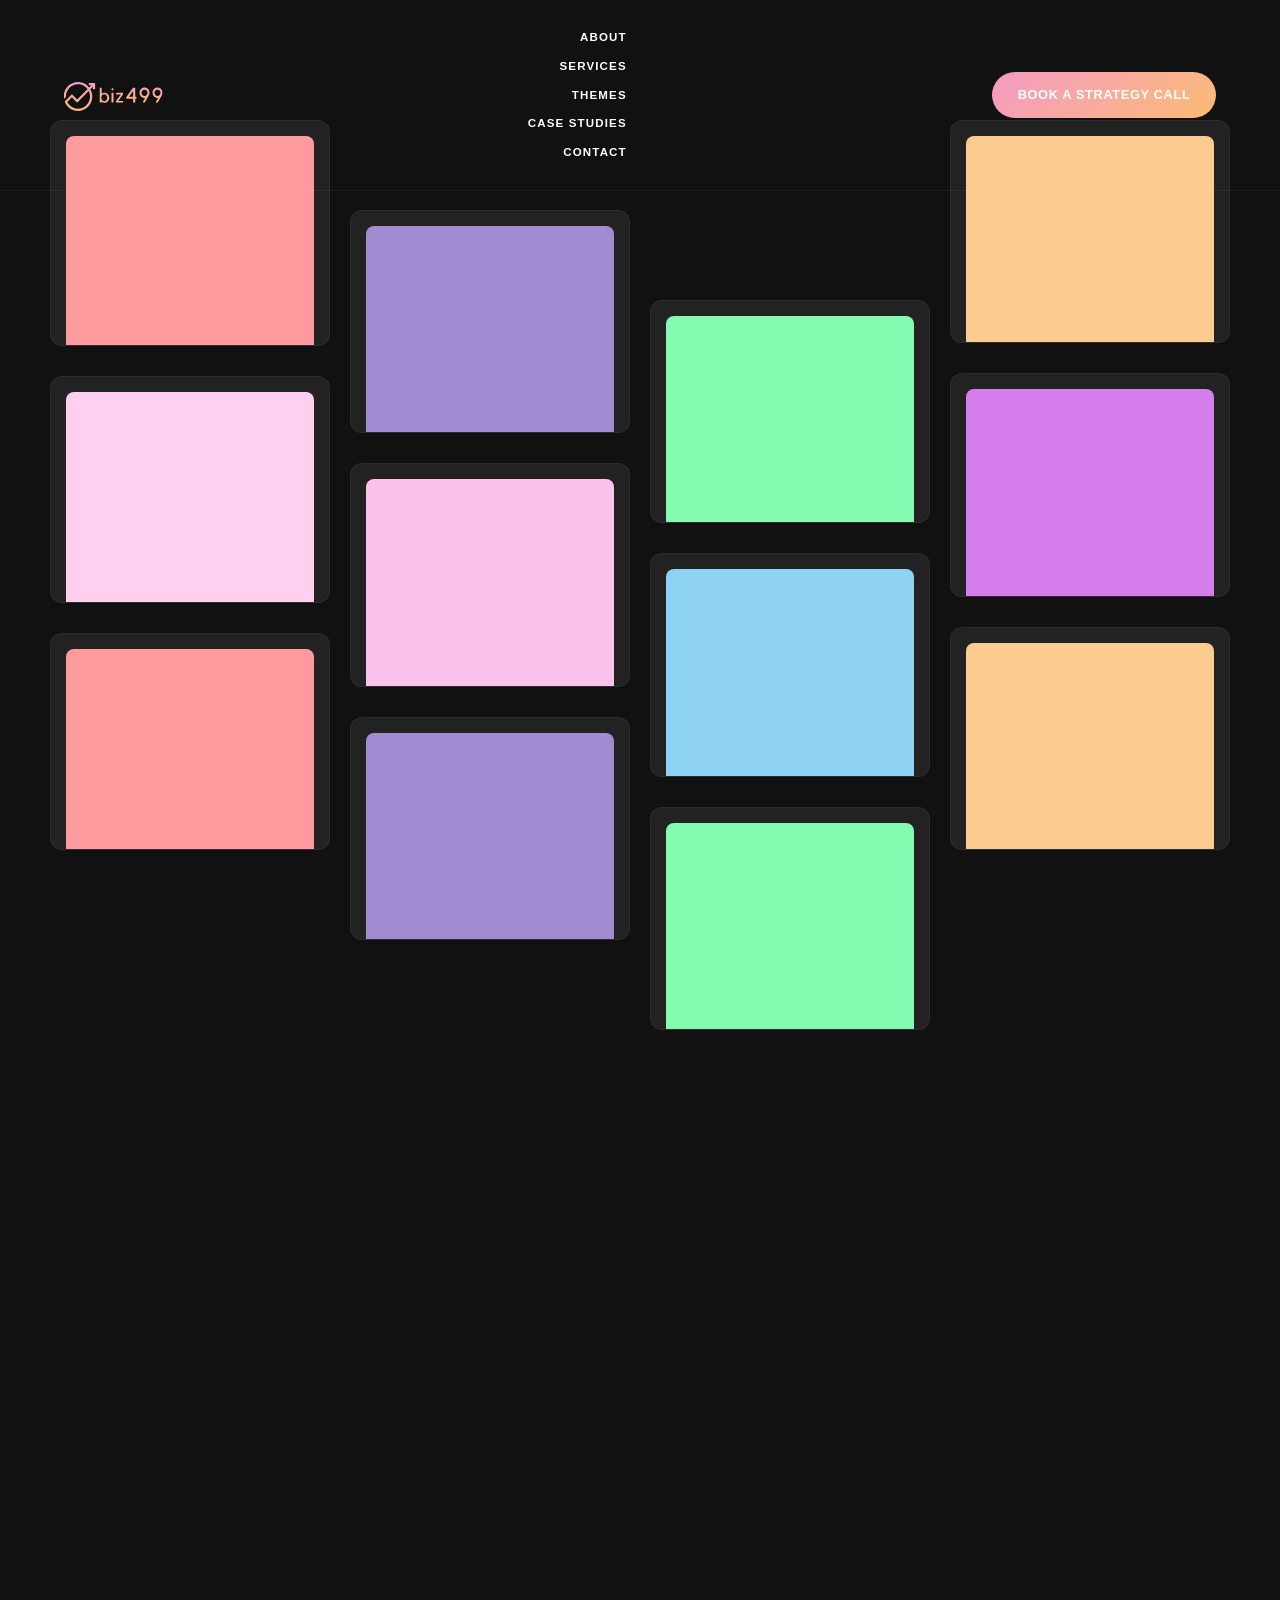
<file: themes.html>
<!DOCTYPE html>
<html lang="en">
<head>
    <meta charset="UTF-8">
    <meta name="viewport" content="width=device-width, initial-scale=1.0">
    <title>Themes Gallery</title>
    <link rel="stylesheet" href="style.css">
    <link rel="stylesheet" href="themes.css">
</head>
<body>
    <header class="navbar" id="navbar">
      <a href="index.html" class="logo" id="logo">
        <!-- biz499 brand logo (inline SVG with gradient) -->
        <svg class="logo-svg" width="117" height="38" viewBox="0 0 117 38" fill="none" xmlns="http://www.w3.org/2000/svg">
          <g clip-path="url(#clip0_logo)">
            <path d="M17.8259 3.49566C7.92688 2.81376 -0.322266 10.8148 -0.322266 20.7251C-0.322266 21.4525 -0.277681 22.1344 -0.188501 22.8163C-0.143911 23.18 0.301994 23.3618 0.569534 23.0891L2.21936 21.407C2.30854 21.3161 2.35313 21.1797 2.35313 21.0433C2.35313 20.9524 2.35313 20.816 2.35313 20.7251C2.35313 12.3604 9.30917 5.6323 17.6475 6.22328C24.6927 6.72335 30.3557 12.5423 30.8461 19.6795C31.4258 28.1806 24.8265 35.2724 16.6219 35.2724C11.0928 35.2724 6.32165 32.0447 3.95838 27.3623L9.39836 21.8162L15.2842 27.8169C15.4626 27.9988 15.7301 27.9988 15.9085 27.8169L34.2914 9.27039V11.8616C34.2914 12.1344 34.4698 12.3162 34.7373 12.3162H36.5209C36.7885 12.3162 36.9668 12.1344 36.9668 11.8616V5.08804C36.9668 4.81528 36.7885 4.63344 36.5209 4.63344H29.877C29.6095 4.63344 29.4311 4.81528 29.4311 5.08804V6.90646C29.4311 7.17922 29.6095 7.36106 29.877 7.36106H32.4186L15.641 24.271L9.75508 18.2703C9.57672 18.0884 9.30917 18.0884 9.13081 18.2703L1.01543 26.544C0.881664 26.6804 0.837076 26.8623 0.926256 27.0441C3.33412 33.454 9.48754 38 16.6219 38C26.3871 38 34.235 29.5899 33.5215 19.4977C32.9419 10.9966 26.1642 4.08665 17.8259 3.49566Z" fill="url(#paint0_logo)" />
            <path d="M48.0803 16.2295C51.3468 16.2295 53.7622 18.8094 53.7622 22.2569C53.7622 25.7045 51.3468 28.2609 48.0803 28.2609C46.9761 28.2609 45.7109 27.8387 44.8137 27.1586V28.0263H42.4443V10.4367H44.8137V17.3553C45.5729 16.722 46.9761 16.2295 48.0803 16.2295ZM47.8502 26.2908C49.8056 26.2908 51.3928 24.6022 51.3928 22.2569C51.3928 19.8882 49.8056 18.223 47.8502 18.223C46.562 18.223 45.4348 18.8094 44.8137 20.0524C44.4917 20.709 44.3076 21.4595 44.3076 22.2569C44.3076 23.0543 44.4917 23.8048 44.8137 24.438C45.4348 25.681 46.562 26.2908 47.8502 26.2908ZM58.7771 16.4406V28.0263H56.4077V16.4406H58.7771ZM58.8921 12.1956C58.8921 12.9461 58.317 13.5325 57.5809 13.5325C56.8678 13.5325 56.2927 12.9461 56.2927 12.1956C56.2927 11.4686 56.8678 10.8823 57.5809 10.8823C58.317 10.8823 58.8921 11.4686 58.8921 12.1956ZM70.049 16.4406V18.5045L64.321 26.0563H70.049V28.0263H61.8826V25.8218L67.5876 18.4107H61.8826V16.4406H70.049ZM84.6334 28.0263H82.08V23.3592H74.0057V21.4595L81.896 10.4367H84.6334V21.2015H86.0137V23.3592H84.6334V28.0263ZM77.2032 21.2015H82.08V14.1422L77.2032 21.2015ZM101.564 16.2295C101.564 17.3787 101.265 18.4576 100.759 19.3957L95.9743 28.0263H93.2599L96.3194 22.4445C96.0894 22.468 95.8593 22.4915 95.6293 22.4915C92.3627 22.4915 89.7173 19.6771 89.7173 16.2295C89.7173 12.782 92.3627 10.2021 95.6293 10.2021C98.8958 10.2021 101.564 12.782 101.564 16.2295ZM92.0867 16.2295C92.0867 18.3403 93.674 20.0524 95.6293 20.0524C97.5846 20.0524 99.1719 18.3403 99.1719 16.2295C99.1719 14.1188 97.5846 12.6412 95.6293 12.6412C93.674 12.6412 92.0867 14.1188 92.0867 16.2295ZM117 16.2295C117 17.3787 116.701 18.4576 116.195 19.3957L111.41 28.0263H108.695L111.755 22.4445C111.525 22.468 111.295 22.4915 111.065 22.4915C107.798 22.4915 105.153 19.6771 105.153 16.2295C105.153 12.782 107.798 10.2021 111.065 10.2021C114.331 10.2021 117 12.782 117 16.2295ZM107.522 16.2295C107.522 18.3403 109.11 20.0524 111.065 20.0524C113.02 20.0524 114.607 18.3403 114.607 16.2295C114.607 14.1188 113.02 12.6412 111.065 12.6412C109.11 12.6412 107.522 14.1188 107.522 16.2295Z" fill="url(#paint1_logo)" />
          </g>
          <defs>
            <linearGradient id="paint0_logo" x1="16.6222" y1="3.45508" x2="16.6222" y2="38" gradientUnits="userSpaceOnUse">
              <stop stop-color="#F59AC4" />
              <stop offset="1" stop-color="#FBBC74" />
            </linearGradient>
            <linearGradient id="paint1_logo" x1="79.7221" y1="10.2021" x2="79.7221" y2="28.2609" gradientUnits="userSpaceOnUse">
              <stop stop-color="#F59AC4" />
              <stop offset="1" stop-color="#FBBC74" />
            </linearGradient>
            <clipPath id="clip0_logo">
              <rect width="117" height="38" fill="white" />
            </clipPath>
          </defs>
        </svg>
      </a>
      <button class="menu-toggle" id="menuToggle" aria-label="Toggle navigation">
        <span></span><span></span><span></span>
      </button>
      <nav class="nav-links" id="navLinks">
        <a href="index.html#about" class="nav-link" id="navAbout">ABOUT</a>
        <a href="index.html#services" class="nav-link" id="navServices">SERVICES</a>
        <a href="themes.html" class="nav-link" id="navThemes">THEMES</a>
        <a href="index.html#case-studies" class="nav-link" id="navCaseStudies">CASE STUDIES</a>
        <a href="index.html#contact" class="nav-link" id="navContact">CONTACT</a>
      </nav>
      <a href="index.html#contact" class="nav-cta-btn" id="navCtaBtn">Book a Strategy Call</a>
    </header>

    <div class="gallery-container">
        <!-- Column 1 (Moves fastest, starts early) -->
        <div class="gallery-column" data-speed="0.8">
            <div class="gallery-card">
                <div class="card-img" style="background-color: #ff9a9e;"></div>
                <h3>Theme Alpha</h3>
                <p>Minimalist design for creative portfolios.</p>
            </div>
            <div class="gallery-card">
                <div class="card-img" style="background-color: #fecfef;"></div>
                <h3>Theme Beta</h3>
                <p>Dark mode optimized for photographers.</p>
            </div>
             <div class="gallery-card">
                <div class="card-img" style="background-color: #ff9a9e;"></div>
                <h3>Theme Gamma</h3>
                <p>Clean and bold typography.</p>
            </div>
        </div>

        <!-- Column 2 (Moves slower, starts lower) -->
        <div class="gallery-column" data-speed="0.5" style="transform: translateY(10vh);">
            <div class="gallery-card">
                <div class="card-img" style="background-color: #a18cd1;"></div>
                <h3>Theme Delta</h3>
                <p>Corporate design for agencies.</p>
            </div>
            <div class="gallery-card">
                <div class="card-img" style="background-color: #fbc2eb;"></div>
                <h3>Theme Epsilon</h3>
                <p>Fun and vibrant layout.</p>
            </div>
            <div class="gallery-card">
                <div class="card-img" style="background-color: #a18cd1;"></div>
                <h3>Theme Zeta</h3>
                <p>Elegant layout for modern brands.</p>
            </div>
        </div>

        <!-- Column 3 (Moves fastest, starts lowest) -->
        <div class="gallery-column" data-speed="0.9" style="transform: translateY(20vh);">
            <div class="gallery-card">
                <div class="card-img" style="background-color: #84fab0;"></div>
                <h3>Theme Eta</h3>
                <p>Interactive webgl experience.</p>
            </div>
            <div class="gallery-card">
                <div class="card-img" style="background-color: #8fd3f4;"></div>
                <h3>Theme Theta</h3>
                <p>Responsive e-commerce template.</p>
            </div>
            <div class="gallery-card">
                <div class="card-img" style="background-color: #84fab0;"></div>
                <h3>Theme Iota</h3>
                <p>Sleek blog and news layout.</p>
            </div>
        </div>

        <!-- Column 4 (Moves slowest, starts at 0) -->
        <div class="gallery-column" data-speed="0.3">
            <div class="gallery-card">
                <div class="card-img" style="background-color: #fccb90;"></div>
                <h3>Theme Kappa</h3>
                <p>SaaS product landing page.</p>
            </div>
            <div class="gallery-card">
                <div class="card-img" style="background-color: #d57eeb;"></div>
                <h3>Theme Lambda</h3>
                <p>App showcase and download.</p>
            </div>
            <div class="gallery-card">
                <div class="card-img" style="background-color: #fccb90;"></div>
                <h3>Theme Mu</h3>
                <p>Classic grid for easy reading.</p>
            </div>
        </div>
    </div>
    
    <!-- spacer to allow scrolling -->
    <div class="scroll-spacer"></div>

    <script src="script.js"></script>
    <script src="themes.js"></script>
</body>
</html>
</file>
<file: style.css>
/* ═══════════════════════════════════════════════════
   DESIGN TOKENS — biz499 Brand Palette
   Pink/Magenta → Orange/Peach gradient on dark mode
   ═══════════════════════════════════════════════════ */
:root {
  --brand-pink: #F59AC4;
  --brand-orange: #FBBC74;
  --brand-gradient: linear-gradient(135deg, #F59AC4 0%, #FBBC74 100%);
  --brand-gradient-v: linear-gradient(180deg, #F59AC4 0%, #FBBC74 100%);
  --bg: #121212;
  --bg-surface: #1a1a1a;
  --bg-elevated: #222222;
  --text: #ffffff;
  --text-dim: rgba(255, 255, 255, 0.60);
  --text-muted: rgba(255, 255, 255, 0.30);
  --accent: #F59AC4;
  --accent-hover: #f7aed0;
  --font-display: 'Outfit', 'Inter', sans-serif;
  --font-body: 'Inter', sans-serif;
}

/* ═══════════════════════════════════════════════════
   RESET
   ═══════════════════════════════════════════════════ */
*,
*::before,
*::after {
  margin: 0;
  padding: 0;
  box-sizing: border-box;
}

html {
  scroll-behavior: smooth;
  -webkit-font-smoothing: antialiased;
  -moz-osx-font-smoothing: grayscale;
}

body {
  font-family: var(--font-body);
  background: var(--bg);
  color: var(--text);
  overflow-x: hidden;
  line-height: 1.6;
}

a {
  color: inherit;
  text-decoration: none;
}

.gradient-text {
  background: var(--brand-gradient);
  -webkit-background-clip: text;
  -webkit-text-fill-color: transparent;
  background-clip: text;
}

/* ═══════════════════════════════════════════════════
   NAVBAR
   ═══════════════════════════════════════════════════ */
.navbar {
  position: fixed;
  top: 0;
  left: 0;
  width: 100%;
  z-index: 100;
  display: flex;
  align-items: center;
  justify-content: space-between;
  padding: 1.6rem clamp(2rem, 5vw, 4rem);
  pointer-events: none;
  background: rgba(18, 18, 18, 0.75);
  backdrop-filter: blur(12px);
  -webkit-backdrop-filter: blur(12px);
  border-bottom: 1px solid rgba(255, 255, 255, 0.05);
  transition: background 0.4s ease, backdrop-filter 0.4s ease, padding 0.4s ease;
}

.navbar>* { pointer-events: auto; }

.logo {
  display: flex;
  align-items: center;
  gap: 0.6rem;
  z-index: 101;
}

.logo-svg {
  height: 32px;
  width: auto;
  transition: transform 0.3s ease;
}

.logo:hover .logo-svg { transform: scale(1.05); }

.nav-links {
  display: flex;
  flex-direction: column;
  align-items: flex-end;
  gap: 0.35rem;
  transition: all 0.4s ease;
}

.nav-action-wrapper {
  position: absolute;
  right: clamp(2rem, 5vw, 4rem);
  opacity: 0;
  visibility: hidden;
  pointer-events: none;
  transform: translateX(20px);
  display: flex;
  align-items: center;
  gap: 1.5rem;
  transition: all 0.4s ease;
}

.nav-cta-btn {
  padding: 0.8rem 1.6rem;
  border-radius: 999px;
  background: var(--brand-gradient);
  color: #fff;
  font-weight: 700;
  font-size: 0.8rem;
  text-decoration: none;
  text-transform: uppercase;
  letter-spacing: 0.05em;
  transition: all 0.4s ease;
  white-space: nowrap;
}

/* ── Scrolled State — Desktop Only ── */
@media (min-width: 900px) {
  .navbar.scrolled {
    padding: 1rem clamp(2rem, 5vw, 4rem);
    background: rgba(10, 10, 15, 0.85);
    backdrop-filter: blur(12px);
    border-bottom: 1px solid rgba(255, 255, 255, 0.05);
  }
  .navbar.scrolled .nav-links {
    display: flex;
    flex-direction: row;
    align-items: center;
    justify-content: center;
    gap: clamp(1rem, 2vw, 2.5rem);
  }
  .navbar.scrolled .nav-action-wrapper {
    position: relative;
    right: auto;
    opacity: 1;
    visibility: visible;
    pointer-events: auto;
    transform: translateX(0);
  }
}

.nav-link {
  font-size: 0.72rem;
  font-weight: 600;
  letter-spacing: 0.1em;
  color: var(--text);
  position: relative;
  padding: 0.15rem 0;
  transition: color 0.3s ease;
}

.nav-link::after {
  content: '';
  position: absolute;
  bottom: 0;
  right: 0;
  width: 0;
  height: 1.5px;
  background: var(--brand-gradient);
  transition: width 0.35s cubic-bezier(0.25, 1, 0.5, 1);
}

.nav-link:hover { color: var(--brand-pink); }
.nav-link:hover::after { width: 100%; }

/* ── Mobile toggle ── */
.menu-toggle {
  display: none;
  flex-direction: column;
  gap: 5px;
  background: none;
  border: none;
  cursor: pointer;
  z-index: 101;
  padding: 0.5rem;
}

.menu-toggle span {
  display: block;
  width: 26px;
  height: 2px;
  background: var(--text);
  border-radius: 2px;
  transition: all 0.3s ease;
}

.menu-toggle.active span:nth-child(1) { transform: translateY(7px) rotate(45deg); }
.menu-toggle.active span:nth-child(2) { opacity: 0; }
.menu-toggle.active span:nth-child(3) { transform: translateY(-7px) rotate(-45deg); }

/* ═══════════════════════════════════════════════════
   HERO SECTION
   ═══════════════════════════════════════════════════ */
.hero {
  position: relative;
  width: 100%;
  min-height: 100vh;
  display: flex;
  flex-direction: column;
  justify-content: space-between;
  padding: clamp(6rem, 10vh, 8rem) clamp(2rem, 5vw, 4rem) clamp(2rem, 4vh, 3rem);
  overflow: hidden;
}

.sphere-wrapper {
  position: absolute;
  top: 50%;
  right: -5%;
  transform: translateY(-40%);
  width: clamp(400px, 55vw, 900px);
  height: clamp(400px, 55vw, 900px);
  z-index: 1;
  pointer-events: none;
}

.sphere-img {
  width: 100%;
  height: 100%;
  object-fit: contain;
  filter: saturate(1.2) brightness(1.05);
  animation: sphereFloat 12s ease-in-out infinite;
  will-change: transform;
}

@keyframes sphereFloat {
  0%, 100% { transform: translateY(0) rotate(0deg); }
  33% { transform: translateY(-12px) rotate(1deg); }
  66% { transform: translateY(6px) rotate(-0.5deg); }
}

.sphere-glow {
  position: absolute;
  top: 50%;
  left: 50%;
  transform: translate(-50%, -50%);
  width: 110%;
  height: 110%;
  background: radial-gradient(circle, rgba(245, 154, 196, 0.08) 0%, rgba(251, 188, 116, 0.05) 40%, transparent 70%);
  border-radius: 50%;
  pointer-events: none;
  animation: glowPulse 8s ease-in-out infinite;
}

@keyframes glowPulse {
  0%, 100% { opacity: 0.5; transform: translate(-50%, -50%) scale(1); }
  50% { opacity: 1; transform: translate(-50%, -50%) scale(1.08); }
}

.hero-headline {
  position: relative;
  z-index: 2;
  margin-top: auto;
  padding-top: 2rem;
}

.hero-headline h1 {
  font-family: var(--font-display);
  font-weight: 900;
  line-height: 0.92;
  letter-spacing: -0.03em;
  text-transform: uppercase;
}

.hero-headline .line { display: block; }
.hero-headline .line-1,
.hero-headline .line-2 { font-size: clamp(3rem, 9.5vw, 8.5rem); }

.hero-headline .line {
  display: inline-block;
  opacity: 0;
  transform: translateY(40px);
  animation: revealLine 0.9s cubic-bezier(0.16, 1, 0.3, 1) forwards;
}

.hero-headline .line-1 { animation-delay: 0.2s; }
.hero-headline .line-2 { animation-delay: 0.5s; }

@keyframes revealLine {
  0% { opacity: 0; transform: translateY(40px); }
  100% { opacity: 1; transform: translateY(0); }
}

@keyframes schittsCreek {
  0% { opacity: 0; transform: scale(1.4); letter-spacing: 0.6em; filter: blur(4px); }
  60% { opacity: 1; transform: scale(1.05); letter-spacing: -0.05em; filter: blur(0px); }
  100% { opacity: 1; transform: scale(1); letter-spacing: -0.03em; filter: blur(0px); }
}

/* ═══════════════════════════════════════════════════
   CTA BUTTON
   ═══════════════════════════════════════════════════ */
.hero-cta {
  position: relative;
  z-index: 2;
  margin-top: 2rem;
  margin-bottom: 6vh;
  opacity: 0;
  display: flex;
  align-items: center;
  gap: 1.5rem;
  animation: fadeIn 0.8s ease 0.7s forwards;
}

.offer-wrapper {
  position: absolute;
  top: -85px;
  left: 15px;
  display: flex;
  flex-direction: column;
  align-items: flex-start;
  gap: 4px;
}

.offer-text {
  color: #ff3b3b;
  font-size: 1.1rem;
  font-weight: 800;
  letter-spacing: 0.05em;
  text-transform: uppercase;
  white-space: nowrap;
}

.price-drop {
  display: flex;
  align-items: center;
  gap: 10px;
  font-family: var(--font-display);
}

.price-old {
  color: var(--text-dim);
  font-size: 1.2rem;
  font-weight: 600;
  text-decoration: line-through;
  text-decoration-color: #ff3b3b;
  text-decoration-thickness: 2px;
}

.price-new {
  font-size: 2rem;
  font-weight: 900;
  background: var(--brand-gradient);
  -webkit-background-clip: text;
  -webkit-text-fill-color: transparent;
  background-clip: text;
  opacity: 0;
  transform: translateX(-20px);
  animation: slidePrice 0.6s cubic-bezier(0.175, 0.885, 0.32, 1.275) forwards;
  animation-delay: 1.2s;
}

.blink-red { animation: blinkText 1.2s ease-in-out infinite; }

@keyframes blinkText {
  0%, 100% { opacity: 1; text-shadow: 0 0 10px rgba(255, 59, 59, 0.4); }
  50% { opacity: 0.3; text-shadow: none; }
}

@keyframes slidePrice { to { opacity: 1; transform: translateX(0); } }

.cta-btn {
  display: inline-flex;
  align-items: center;
  padding: 0.95rem 2.4rem;
  border-radius: 999px;
  background: var(--brand-gradient);
  color: #121212;
  font-family: var(--font-body);
  font-size: 0.88rem;
  font-weight: 700;
  letter-spacing: 0.02em;
  cursor: pointer;
  border: none;
  position: relative;
  overflow: hidden;
  transition: transform 0.3s ease, box-shadow 0.35s ease;
}

.cta-btn:hover {
  transform: translateY(-2px);
  box-shadow: 0 6px 28px rgba(245, 154, 196, 0.35), 0 2px 12px rgba(251, 188, 116, 0.25);
}

.cta-btn::before {
  content: '';
  position: absolute;
  top: 50%;
  left: 50%;
  width: 0;
  height: 0;
  border-radius: 50%;
  background: rgba(255, 255, 255, 0.2);
  transform: translate(-50%, -50%);
  transition: width 0.5s ease, height 0.5s ease;
}

.cta-btn:hover::before { width: 300px; height: 300px; }

@keyframes fadeIn { to { opacity: 1; } }

.countdown-timer {
  display: inline-flex;
  align-items: center;
  justify-content: center;
  font-family: var(--font-display);
  font-size: 1.2rem;
  font-weight: 800;
  color: #ff3b3b;
  background: rgba(255, 59, 59, 0.1);
  padding: 0.4rem 1rem;
  border-radius: 8px;
  border: 1px solid rgba(255, 59, 59, 0.2);
  box-shadow: 0 0 10px rgba(255, 59, 59, 0.1);
  animation: pulse-red 2s infinite;
  letter-spacing: 0.05em;
}

@keyframes pulse-red {
  0% { box-shadow: 0 0 5px rgba(255, 59, 59, 0.1); }
  50% { box-shadow: 0 0 18px rgba(255, 59, 59, 0.3); }
  100% { box-shadow: 0 0 5px rgba(255, 59, 59, 0.1); }
}

.nav-action-wrapper .countdown-timer { font-size: 1rem; padding: 0.3rem 0.8rem; }

/* ═══════════════════════════════════════════════════
   BOTTOM BAR
   ═══════════════════════════════════════════════════ */
.hero-bottom {
  position: relative;
  z-index: 2;
  display: flex;
  align-items: flex-end;
  justify-content: space-between;
  gap: 3rem;
  margin-top: auto;
  padding-top: 3rem;
  opacity: 0;
  animation: fadeIn 0.8s ease 1s forwards;
}

.tagline {
  font-size: 0.78rem;
  font-weight: 500;
  color: var(--text-dim);
  line-height: 1.5;
  white-space: nowrap;
  flex-shrink: 0;
  text-align: right;
}

.description {
  max-width: 560px;
  font-size: clamp(0.85rem, 1.4vw, 1.05rem);
  font-weight: 400;
  color: var(--text-dim);
  line-height: 1.7;
  text-align: left;
}

.description em {
  font-style: normal;
  background: var(--brand-gradient);
  -webkit-background-clip: text;
  -webkit-text-fill-color: transparent;
  background-clip: text;
  font-weight: 600;
}

/* ═══════════════════════════════════════════════════
   SCROLL HINT & OVERLAYS
   ═══════════════════════════════════════════════════ */
.scroll-hint {
  position: fixed;
  right: clamp(1.5rem, 3vw, 3rem);
  bottom: 2rem;
  z-index: 50;
  display: flex;
  flex-direction: column;
  align-items: center;
}

.scroll-line {
  width: 1px;
  height: 50px;
  background: linear-gradient(to bottom, transparent 0%, var(--brand-pink) 50%, transparent 100%);
  animation: scrollPulse 2s ease-in-out infinite;
}

@keyframes scrollPulse {
  0%, 100% { opacity: 0.3; transform: scaleY(1); }
  50% { opacity: 0.8; transform: scaleY(1.3); }
}

.hero::before {
  content: '';
  position: absolute;
  inset: 0;
  z-index: 3;
  pointer-events: none;
  background-image: url("data:image/svg+xml,%3Csvg viewBox='0 0 256 256' xmlns='http://www.w3.org/2000/svg'%3E%3Cfilter id='n'%3E%3CfeTurbulence type='fractalNoise' baseFrequency='.85' numOctaves='4' stitchTiles='stitch'/%3E%3C/filter%3E%3Crect width='100%25' height='100%25' filter='url(%23n)' opacity='.03'/%3E%3C/svg%3E");
  background-repeat: repeat;
  background-size: 200px;
  opacity: 0.5;
}

.hero::after {
  content: '';
  position: absolute;
  top: 0;
  left: -10%;
  width: 50%;
  height: 60%;
  background: radial-gradient(ellipse at 30% 40%, rgba(245, 154, 196, 0.04) 0%, transparent 70%);
  pointer-events: none;
  z-index: 0;
}

/* ═══════════════════════════════════════════════════
   RESPONSIVE — MOBILE
   ═══════════════════════════════════════════════════ */
@media (max-width: 900px) {
  .sphere-wrapper {
    top: 35%;
    right: -15%;
    width: clamp(320px, 80vw, 550px);
    height: clamp(320px, 80vw, 550px);
  }
  .hero-headline .line-1,
  .hero-headline .line-2 { font-size: clamp(2.2rem, 10vw, 4.5rem); }
  .hero-bottom {
    flex-direction: column;
    gap: 1.5rem;
    align-items: flex-start;
  }
  .description { max-width: 100%; }
}

@media (max-width: 640px) {
  .menu-toggle { display: flex; }
  .nav-links {
    position: fixed;
    top: 0;
    right: 0;
    width: 100%;
    height: 100vh;
    background: rgba(18, 18, 18, 0.97);
    backdrop-filter: blur(20px);
    flex-direction: column;
    align-items: center;
    justify-content: center;
    gap: 1.5rem;
    transform: translateX(100%);
    transition: transform 0.5s cubic-bezier(0.25, 1, 0.5, 1);
    z-index: 100;
  }
  .nav-links.open { transform: translateX(0); }
  .nav-link { font-size: 1.1rem; letter-spacing: 0.15em; }
  .sphere-wrapper { top: 30%; right: -25%; width: 90vw; height: 90vw; }
  .tagline { font-size: 0.72rem; }
  .scroll-hint { display: none; }

    .notification-popup {
    /* 1. Positioning: Top Center */
    top: 75px !important; /* Below mobile navbar */
    bottom: auto !important;
    left: 50% !important;
    
    /* 2. Width: Small and centered */
    width: 85% !important;
    max-width: 320px !important; /* Cap the width */
    transform: translate(-50%, 150%) scale(0.9); /* Start position for animation */
    
    /* 3. Visuals */
    padding: 12px 15px !important;
    border-radius: 12px !important;
    z-index: 2001 !important; /* Ensure it's above everything */
  }

  .notification-popup.show {
    transform: translate(-50%, 0) scale(1) !important; /* Move to visible center */
  }
}

/* ═══════════════════════════════════════════════════
   HORIZONTAL SCROLL SECTION — CLEANED (No Scroll/Overflow)
   ═══════════════════════════════════════════════════ */
.hero-compact { min-height: 50vh; justify-content: center; }
.mt-1 { margin-top: 1rem; }
.mt-2 { margin-top: 2rem; }
.text-center { text-align: center; justify-content: center; align-items: center; }

.h-scroll-wrapper {
  height: 250vh;
  position: relative;
  background: var(--bg);
}

.h-scroll-sticky {
  position: sticky;
  top: 0;
  height: 100vh;
  width: 100%;
  overflow: hidden;
  display: flex;
  align-items: center;
}

.h-scroll-container {
  display: flex;
  height: 100%;
  width: max-content;
  gap: 2rem;
  padding: 0 clamp(2rem, 5vw, 4rem);
  will-change: transform;
}

.h-panel {
  width: clamp(320px, 75vw, 550px);
  height: 100%;
  display: flex;
  align-items: center;
  justify-content: center;
  padding-top: 32vh;
  flex-shrink: 0;
}

.h-panel-content {
  width: 100%;
  max-width: 600px;
  background: var(--bg-surface);
  padding: 4rem;
  border-radius: 24px;
  border: 1px solid rgba(255, 255, 255, 0.05);
  box-shadow: 0 20px 40px rgba(0, 0, 0, 0.4);
  transition: transform 0.4s ease, border-color 0.4s ease;
  position: relative;
  /* ✅ REMOVED: overflow: hidden — ab content naturally flow karega */
}

.h-panel-content::before {
  content: '';
  position: absolute;
  top: 0;
  left: 0;
  right: 0;
  height: 4px;
  background: var(--brand-gradient);
  opacity: 0;
  transition: opacity 0.4s ease;
}

.h-panel-content:hover {
  transform: translateY(-10px);
  border-color: rgba(245, 154, 196, 0.3);
}

.h-panel-content:hover::before { opacity: 1; }

.h-panel-number {
  font-family: var(--font-display);
  font-size: 4rem;
  font-weight: 900;
  line-height: 1;
  margin-bottom: 1rem;
  opacity: 0.8;
}

.h-panel-title {
  font-family: var(--font-display);
  font-size: 2.5rem;
  font-weight: 700;
  margin-bottom: 1rem;
  color: var(--text);
}

.h-panel-desc {
  font-size: 1.1rem;
  color: var(--text-dim);
  line-height: 1.6;
  /* ✅ REMOVED: max-height, overflow restrictions */
}

/* ═══════════════════════════════════════════════════
   OUTRO & TYPOGRAPHING
   ═══════════════════════════════════════════════════ */
.outro {
  min-height: 50vh;
  display: flex;
  align-items: center;
  justify-content: center;
  background: var(--bg);
}

@media (max-width: 768px) {
  .h-panel-content { padding: 2.5rem; }
  .h-panel-number { font-size: 3rem; }
  .h-panel-title { font-size: 2rem; }
}

.h-bg-text-wrapper {
  position: absolute;
  top: 12%;
  left: 50%;
  transform: translateX(-50%);
  width: max-content;
  display: flex;
  justify-content: center;
  z-index: 0;
  pointer-events: none;
}

.h-bg-text {
  font-family: var(--font-display);
  font-size: clamp(2.5rem, 6vw, 4.5rem);
  font-weight: 800;
  color: var(--text-muted);
  text-transform: uppercase;
  overflow: hidden;
  white-space: nowrap;
  width: 0;
  border-right: 0.05em solid transparent;
}

.h-bg-text-wrapper.revealed .h-bg-text {
  animation: typing 2s ease-out forwards, blinkCaret 0.75s step-end infinite;
}

@keyframes typing {
  from { width: 0; border-right-color: var(--text-muted); }
  to { width: 100%; border-right-color: transparent; }
}

@keyframes blinkCaret {
  from, to { border-color: transparent; }
  50% { border-color: var(--text-muted); }
}

.h-scroll-container { z-index: 1; position: relative; }

/* ═══════════════════════════════════════════════════
   ABOUT SECTION
   ═══════════════════════════════════════════════════ */
.about-section {
  position: relative;
  min-height: 100vh;
  display: flex;
  align-items: center;
  justify-content: center;
  padding: clamp(2rem, 5vw, 4rem);
  background: var(--bg);
  overflow: hidden;
  transition: background-color 0.8s ease;
}

.about-mask {
  position: absolute;
  top: 50%;
  left: 50%;
  width: 100vw;
  height: 100vh;
  transform: translate(-50%, -50%) scale(0.8);
  border-radius: 40px;
  overflow: hidden;
  will-change: transform, border-radius;
  z-index: 0;
  opacity: 0.3;
  transition: transform 0.5s ease-out, border-radius 0.5s ease-out;
}

.about-mask-inner {
  width: 100%;
  height: 100%;
  background: radial-gradient(circle at center, rgba(245, 154, 196, 0.15) 0%, transparent 60%);
  background-size: cover;
  background-position: center;
}

.about-content {
  position: relative;
  z-index: 1;
  max-width: 800px;
  text-align: center;
  opacity: 0;
  transform: translateY(40px);
  transition: all 1s cubic-bezier(0.16, 1, 0.3, 1);
}

.about-content.revealed {
  opacity: 1;
  transform: translateY(0);
}

.section-label {
  display: inline-block;
  font-size: 0.8rem;
  font-weight: 700;
  text-transform: uppercase;
  letter-spacing: 0.14em;
  color: var(--brand-pink);
  margin-bottom: 1rem;
}

.section-title {
  font-family: var(--font-display);
  font-size: clamp(2.5rem, 5vw, 4rem);
  font-weight: 800;
  line-height: 1.1;
  margin-bottom: 1.5rem;
}

.section-desc {
  font-size: clamp(1.1rem, 2vw, 1.4rem);
  color: var(--text-dim);
}

/* ── Optimized For - Vertical Layout (Desktop + Mobile) ── */
.optimized-for {
  margin-top: 2.5rem;
  font-size: clamp(1.2rem, 2.5vw, 1.8rem);
  font-weight: 700;
  color: var(--text-dim);
  display: flex;
  flex-direction: column; /* ✅ Stack vertically */
  align-items: center;
  justify-content: center;
  gap: 0.75rem; /* ✅ Space between label and word */
  text-align: center;
}

.opt-label {
  color: var(--text-dim);
  display: block;
  font-weight: 600;
}

.word-rotator {
  position: relative;
  display: inline-block;
  min-width: 220px;
  height: 1.4em; /* ✅ Slightly taller for better spacing */
  text-align: center;
}

.opt-word {
  position: absolute;
  top: 0;
  left: 0;
  width: 100%;
  color: #fff;
  opacity: 0;
  transform: translateY(10px);
  filter: blur(4px);
  transition: all 0.9s cubic-bezier(0.16, 1, 0.3, 1);
  white-space: nowrap;
  text-align: center;
  font-weight: 700;
}

.opt-word.active {
  opacity: 1;
  transform: translateY(0);
  filter: blur(0px);
}

.opt-word.exit {
  opacity: 0;
  transform: translateY(-10px);
  filter: blur(4px);
}

/* ═══════════════════════════════════════════════════
   CASE STUDIES (STACKED CARDS) — Mobile Optimized
   ═══════════════════════════════════════════════════ */
.stack-area {
  position: relative;
  width: 100%;
  height: 300vh;
  display: flex;
  background: var(--bg-surface);
  z-index: 2;
}

.left-section {
  flex-basis: 50%;
  height: 100vh;
  position: sticky;
  top: 0;
  display: flex;
  align-items: center;
  justify-content: center;
  padding: clamp(2rem, 5vw, 4rem);
  overflow: hidden;
}

.left-content {
  max-width: 440px;
  opacity: 0;
  transform: translateX(-40px);
  transition: all 1s ease;
}

.left-content.revealed {
  opacity: 1;
  transform: translateX(0);
}

.right-section {
  flex-basis: 50%;
  height: 100vh;
  position: sticky;
  top: 0;
  overflow: visible;
}

.card {
  position: absolute;
  top: 50%;
  left: 50%;
  width: clamp(340px, 35vw, 500px);
  height: auto;
  min-height: clamp(300px, 40vh, 450px);
  border-radius: 20px;
  padding: 3.5rem 2rem 2rem 2rem;
  display: flex;
  flex-direction: column;
  justify-content: center;
  will-change: transform;
  transform-origin: center center;
  transition: transform 0.8s cubic-bezier(0.25, 1, 0.5, 1);
  box-shadow: 0 8px 32px rgba(0, 0, 0, .35), 0 2px 8px rgba(0, 0, 0, .2), inset 0 1px 0 rgba(255, 255, 255, .08);
  border: 1px solid rgba(255, 255, 255, .08);
  backdrop-filter: blur(6px);
  transform: translate(-50%, -50%);
}

.card-1 { background: linear-gradient(135deg, #1a1a2e 0%, #16213e 100%); z-index: 1; }
.card-2 { background: linear-gradient(135deg, #0f3460 0%, #1a1a4e 100%); z-index: 2; }
.card-3 { background: linear-gradient(135deg, #533483 0%, #2e1065 100%); z-index: 3; }
.card-4 { background: linear-gradient(135deg, #e94560 0%, #c2185b 100%); z-index: 4; }

.card-icon { font-size: 2rem; margin-bottom: 0.6rem; }
.card-title { font-size: 1.15rem; font-weight: 800; margin-bottom: 0.4rem; color: #fff; }
.card-text { font-size: 0.8rem; color: rgba(255, 255, 255, .7); line-height: 1.5; }

.card-tag {
  position: absolute;
  top: 1.2rem;
  right: 1.2rem;
  padding: 0.25rem 0.7rem;
  border-radius: 999px;
  font-size: 0.6rem;
  font-weight: 700;
  text-transform: uppercase;
  background: rgba(255, 255, 255, .12);
  border: 1px solid rgba(255, 255, 255, .15);
  color: #fff;
}

.card.away {
  transform: translate(120vw, 80vh) rotate(var(--exit-rotation, 45deg));
  opacity: 1 !important;
  pointer-events: none;
}

/* Mobile: Cards naturally expand, no scroll */
@media (max-width: 768px) {
  .stack-area { flex-direction: column; height: auto; padding: 2rem 0; }
  .left-section {
    flex-basis: auto;
    height: auto;
    position: relative;
    padding: 3rem 1.5rem;
  }
  .right-section {
    flex-basis: auto;
    height: auto;
    position: relative;
    padding: 0 1.5rem 3rem;
  }
  .card {
    position: relative !important;
    top: auto !important;
    left: auto !important;
    transform: none !important;
    width: 100% !important;
    max-width: 100%;
    height: auto !important;
    min-height: auto !important;
    margin-bottom: 1.5rem !important;
    padding: 2rem 1.5rem !important;
  }
  .card-text {
    font-size: 0.9rem !important;
    line-height: 1.6 !important;
  }
}

/* ═══════════════════════════════════════════════════
   THEMES GALLERY
   ═══════════════════════════════════════════════════ */
.themes-section {
  position: relative;
  background: var(--bg);
  height: 250vh;
  z-index: 2;
}

.themes-sticky {
  position: sticky;
  top: 0;
  height: 100vh;
  width: 100%;
  overflow: hidden;
  padding-top: clamp(6rem, 15vh, 8rem);
  background: var(--bg);
}

.themes-header {
  text-align: center;
  position: relative;
  z-index: 10;
  margin-bottom: 2rem;
  padding: 0 2rem;
}

.gallery-container {
  display: flex;
  justify-content: center;
  gap: 20px;
  padding: 0 50px;
  width: 100%;
  height: calc(100vh - 120px);
  transition: opacity 0.5s ease, filter 0.5s ease;
}

.gallery-column {
  display: flex;
  flex-direction: column;
  gap: 30px;
  width: 25%;
  will-change: transform;
}

.gallery-card {
  background-color: var(--bg-surface);
  border-radius: 12px;
  overflow: hidden;
  padding: 0;
  transition: transform 0.3s ease;
  border: 1px solid rgba(255, 255, 255, 0.05);
}

.gallery-card:hover {
  transform: scale(1.02);
  border-color: rgba(255, 255, 255, 0.15);
}

.card-img {
  width: 100%;
  height: 280px;
  margin-bottom: 0;
  background-position: center;
  background-size: cover;
}

.card-content { padding: 20px; }

.gallery-card h3 {
  font-size: 1.2rem;
  margin-bottom: 5px;
  color: var(--text);
  font-family: var(--font-display);
  font-weight: 700;
}

.gallery-card p {
  font-size: 0.9rem;
  color: var(--text-dim);
  line-height: 1.4;
}

.themes-outro {
  position: absolute;
  top: 60%;
  left: 50%;
  transform: translate(-50%, -40%);
  z-index: 20;
  opacity: 0;
  pointer-events: none;
  transition: opacity 0.5s ease, transform 0.5s ease;
}

.themes-outro.visible {
  opacity: 1;
  pointer-events: auto;
  transform: translate(-50%, -50%);
}

.gallery-container.fade-out {
  opacity: 0.15;
  filter: blur(2px);
}

@media (max-width: 1024px) {
  .gallery-column { width: 33.333%; }
  .gallery-column:last-child { display: none; }
}
@media (max-width: 768px) {
  .gallery-column { width: 50%; }
  .gallery-column:nth-child(3) { display: none; }
  .card-img { height: 220px; }
}
@media (max-width: 480px) {
  .gallery-column { width: 100%; }
  .gallery-column:nth-child(2) { display: none; }
}

/* ═══════════════════════════════════════════════════
   WORKS & FEEDBACK (SPLIT SCREEN)
   ═══════════════════════════════════════════════════ */
.split-section {
  display: flex;
  width: 100%;
  min-height: 100vh;
  background: var(--bg);
  border-top: 1px solid rgba(255, 255, 255, 0.05);
  position: relative;
  z-index: 3;
}

.split-left,
.split-right {
  flex: 1 1 50%;
  max-width: 50%;
  padding: clamp(4rem, 8vw, 6rem) clamp(2rem, 5vw, 4rem);
  display: flex;
  flex-direction: column;
  justify-content: center;
  box-sizing: border-box;
}

.split-left {
  border-right: 1px solid rgba(255, 255, 255, 0.05);
  overflow-y: auto;
}

.split-header .section-title { margin-bottom: 0.5rem; }
.split-header .section-desc { max-width: 100%; }

.folders-grid {
  display: grid;
  grid-template-columns: repeat(2, 1fr);
  gap: 1rem;
  margin-top: 2rem;
}

.folder-item {
  background: var(--bg-surface);
  border: 1px solid rgba(255, 255, 255, 0.1);
  border-radius: 12px;
  padding: 1.5rem 1rem;
  text-align: center;
  cursor: pointer;
  transition: transform 0.3s ease, border-color 0.3s ease;
}

.folder-item:hover {
  transform: translateY(-5px);
  border-color: var(--brand-pink);
}

.folder-icon { font-size: 2.5rem; margin-bottom: 0.8rem; }
.folder-name {
  font-weight: 600;
  font-size: 1rem;
  color: var(--text);
  font-family: var(--font-display);
}

.feedback-slider {
  display: flex;
  gap: 1rem;
  margin-top: 2rem;
  overflow-x: auto;
  scroll-snap-type: x mandatory;
  padding-bottom: 1rem;
  scrollbar-width: thin;
  scrollbar-color: var(--brand-pink) transparent;
  width: 100%;
}

.feedback-slider::-webkit-scrollbar { height: 6px; }
.feedback-slider::-webkit-scrollbar-thumb {
  background: var(--brand-pink);
  border-radius: 10px;
}

.feedback-card {
  flex: 0 0 100%;
  max-width: 100%;
  scroll-snap-align: center;
  background: var(--bg-surface);
  border-radius: 16px;
  padding: 2rem 1.5rem;
  text-align: center;
  border: 1px solid rgba(255, 255, 255, 0.05);
  display: flex;
  flex-direction: column;
  align-items: center;
  box-sizing: border-box;
  height: fit-content;
}

.feedback-photo {
  width: 80px;
  height: 80px;
  border-radius: 50%;
  background-size: cover;
  background-position: center;
  margin-bottom: 1.5rem;
  border: 2px solid var(--brand-pink);
}

.feedback-text {
  font-size: clamp(0.9rem, 1.5vw, 1rem);
  font-style: italic;
  color: var(--text-dim);
  margin-bottom: 1.2rem;
  line-height: 1.5;
}

.feedback-author {
  font-weight: 700;
  color: var(--text);
  font-family: var(--font-display);
  font-size: 1.1rem;
}

/* Modal */
.project-modal {
  position: fixed;
  top: 0;
  left: 0;
  width: 100%;
  height: 100%;
  z-index: 1000;
  display: flex;
  align-items: center;
  justify-content: center;
  opacity: 0;
  pointer-events: none;
  transition: opacity 0.4s ease;
}

.project-modal.active {
  opacity: 1;
  pointer-events: auto;
}

.modal-backdrop {
  position: absolute;
  top: 0;
  left: 0;
  width: 100%;
  height: 100%;
  background: rgba(0, 0, 0, 0.8);
  backdrop-filter: blur(5px);
}

.modal-content {
  position: relative;
  z-index: 1001;
  background: var(--bg-surface);
  width: 90%;
  max-width: 500px;
  border-radius: 20px;
  padding: 2.5rem;
  border: 1px solid rgba(255, 255, 255, 0.1);
  transform: translateY(20px);
  transition: transform 0.4s ease;
}

.project-modal.active .modal-content { transform: translateY(0); }

.close-modal {
  position: absolute;
  top: 1rem;
  right: 1.5rem;
  background: none;
  border: none;
  color: var(--text);
  font-size: 2rem;
  cursor: pointer;
  transition: color 0.3s ease;
}

.close-modal:hover { color: var(--brand-pink); }

.modal-photo {
  width: 100%;
  height: 250px;
  border-radius: 12px;
  background-size: cover;
  background-position: center;
  margin-bottom: 1.5rem;
}

.modal-title {
  font-size: 1.5rem;
  margin-bottom: 0.5rem;
  font-family: var(--font-display);
  color: var(--text);
}

.modal-desc {
  color: var(--text-dim);
  font-size: 1rem;
  line-height: 1.5;
}

@media (max-width: 900px) {
  .split-section { flex-direction: column; }
  .split-left, .split-right {
    max-width: 100%;
    flex: 1 1 auto;
    padding: 3rem 1.5rem;
  }
  .split-left {
    border-right: none;
    border-bottom: 1px solid rgba(255, 255, 255, 0.05);
  }
}
@media (max-width: 480px) {
  .folders-grid { grid-template-columns: 1fr; }
}

/* ═══════════════════════════════════════════════════
   CONTACT SECTION
   ═══════════════════════════════════════════════════ */
.contact-section {
  position: relative;
  width: 100%;
  min-height: 100vh;
  z-index: 1;
}

.contact-sticky {
  position: sticky;
  top: 0;
  width: 100%;
  min-height: 100vh;
  overflow-y: auto;
  display: flex;
  flex-direction: column;
  background: var(--bg-elevated);
}

.contact-split {
  display: flex;
  width: 100%;
  height: 100%;
}

.contact-left,
.contact-right {
  flex: 1 1 50%;
  max-width: 50%;
  display: flex;
  align-items: center;
  justify-content: center;
  padding: 4rem;
  box-sizing: border-box;
}

.contact-left { border-right: 1px solid rgba(255, 255, 255, 0.05); }
.contact-form-wrapper { width: 100%; max-width: 400px; }

.form-title {
  font-size: 2.5rem;
  font-family: var(--font-display);
  font-weight: 800;
  margin-bottom: 0.5rem;
  color: var(--text);
}

.form-desc {
  color: var(--text-dim);
  margin-bottom: 2rem;
  font-size: 1rem;
}

.contact-form {
  display: flex;
  flex-direction: column;
  gap: 1rem;
}

.contact-form input,
.contact-form textarea {
  width: 100%;
  background: var(--bg-surface);
  border: 1px solid rgba(255, 255, 255, 0.1);
  padding: 1rem 1.2rem;
  border-radius: 8px;
  color: var(--text);
  font-family: var(--font-body);
  font-size: 0.95rem;
  outline: none;
  transition: border-color 0.3s ease;
  box-sizing: border-box;
}

.contact-form input:focus,
.contact-form textarea:focus { border-color: var(--brand-pink); }

.contact-right { position: relative; }

.owner-photo-container {
  position: relative;
  width: 100%;
  height: 100%;
  display: flex;
  flex-direction: column;
  align-items: center;
  justify-content: center;
  gap: 2rem;
}

.photo-headline {
  font-size: clamp(2.5rem, 5vw, 4rem);
  white-space: nowrap;
  font-family: var(--font-display);
  font-weight: 800;
  z-index: 1;
  text-align: center;
  margin: 0;
}

.owner-photo {
  position: relative;
  z-index: 1;
  width: clamp(250px, 25vw, 400px);
  height: clamp(350px, 35vw, 500px);
  background-color: var(--bg-surface);
  background-size: cover;
  background-position: center top;
  border-radius: 12px;
  box-shadow: 0 10px 40px rgba(0, 0, 0, 0.5);
  border: 1px solid rgba(255, 255, 255, 0.1);
}

@media (max-width: 900px) {
  .contact-split { flex-direction: column; }
  .contact-left, .contact-right {
    flex: 1 1 auto;
    max-width: 100%;
    padding: 2rem;
  }
  .contact-left {
    border-right: none;
    border-bottom: 1px solid rgba(255, 255, 255, 0.05);
  }
  .owner-photo { width: 250px; height: 300px; }
  .photo-headline { font-size: 2rem; }
  .contact-left, .contact-right { padding-left: 0.75rem !important; padding-right: 0.75rem !important; }
  .contact-form-wrapper { padding-left: 0; padding-right: 0; }
  .contact-form input, .contact-form textarea {
    padding-left: 0.875rem !important;
    padding-right: 0.875rem !important;
  }
}

/* ═══════════════════════════════════════════════════
   FOOTER
   ═══════════════════════════════════════════════════ */
.site-footer {
  position: relative;
  z-index: 10;
  background: var(--bg);
  border-top: 1px solid rgba(255, 255, 255, 0.05);
  padding: 4rem 2rem 2rem;
}

.footer-grid {
  display: grid;
  grid-template-columns: 2fr 1fr 1fr;
  gap: 3rem;
  max-width: 1200px;
  margin: 0 auto 3rem;
}

.footer-col h3 {
  font-family: var(--font-display);
  font-size: 1.2rem;
  color: var(--text);
  margin-bottom: 1.5rem;
  font-weight: 700;
}

.hire-col p {
  color: var(--text-dim);
  font-size: 0.95rem;
  margin-bottom: 0.5rem;
}
.hire-col strong { color: var(--brand-pink); }

.links-col ul {
  list-style: none;
  padding: 0;
  margin: 0;
  display: flex;
  flex-direction: column;
  gap: 0.8rem;
}

.links-col ul li a {
  color: var(--text-dim);
  text-decoration: none;
  font-size: 0.95rem;
  transition: color 0.3s ease;
}
.links-col ul li a:hover { color: var(--brand-pink); }

.footer-bottom {
  text-align: center;
  padding-top: 2rem;
  border-top: 1px solid rgba(255, 255, 255, 0.05);
  color: var(--text-muted);
  font-size: 0.85rem;
}

@media (max-width: 768px) {
  .footer-grid { grid-template-columns: 1fr; gap: 2rem; }
}

/* ═══════════════════════════════════════════════════
   NOTIFICATION POPUP
   ═══════════════════════════════════════════════════ */





/* ── Notification Popup - Top Center ── */
.notification-popup {
  position: fixed;
  top: clamp(5rem, 10vh, 7rem); /* Safely below navbar on all screens */
  left: 50%;
  transform: translate(-50%, 150%) scale(0.9); /* Hidden: centered but shifted down */
  
  /* Match navbar's inner width exactly */
  width: calc(100% - clamp(4rem, 10vw, 8rem));
  max-width: 550px;
  min-width: 280px;
  
  background: var(--bg-surface);
  border: 1px solid rgba(255, 255, 255, 0.1);
  border-radius: 50px;
  padding: 10px 20px 10px 10px;
  display: flex;
  align-items: center;
  gap: 15px;
  box-shadow: 0 10px 30px rgba(0, 0, 0, 0.5);
  z-index: 1000;
  opacity: 0;
  transition: transform 0.5s cubic-bezier(0.175, 0.885, 0.32, 1.275), opacity 0.5s ease;
  pointer-events: none;
}

.notification-popup.show {
  transform: translate(-50%, 0) scale(1); /* Visible: slides up to center */
  opacity: 1;
}

/* Mobile fine-tuning */


.notif-photo {
  width: 40px;
  height: 40px;
  border-radius: 50%;
  background-size: cover;
  background-position: center;
  flex-shrink: 0;
}

.notif-content {
  display: flex;
  flex-direction: column;
  justify-content: center;
}

.notif-text {
  font-size: 0.9rem;
  color: var(--text);
  margin: 0;
  line-height: 1.3;
}
.notif-text strong { color: var(--brand-pink); }

@media (max-width: 640px) {
  .notification-popup {
    bottom: 20px;
    left: 20px;
    padding: 8px 15px 8px 8px;
  }
  .nav-links.open {
    transform: translateX(0);
    flex-direction: column !important;
    align-items: center !important;
    justify-content: center !important;
  }
  .navbar.scrolled .nav-links {
    flex-direction: column !important;
    align-items: center !important;
    justify-content: center !important;
    gap: 1.5rem !important;
  }
}

/* ════════════════════════════════════════════════════════════════════════════════════
   MASTER MOBILE OVERRIDES (Optimized for 360x700px)
   ════════════════════════════════════════════════════════════════════════════════════ */
@media (max-width: 991px) {
  .sphere-wrapper { display: none !important; }
  
  .hero { 
    padding-top: 6rem; 
    justify-content: center; 
    min-height: 80vh; 
    text-align: center;
  }



  .hero-headline h1 { font-size: 2.8rem !important; line-height: 1.05; }
  
  .hero-cta {
    display: flex;
    justify-content: center;
    width: 100%;
    margin-bottom: 2rem;
  }
  
  .cta-elements-wrapper {
    display: flex;
    flex-direction: column;
    align-items: center;
    gap: 1.5rem;
    width: 100%;
  }

  
  
  .countdown-timer.hero-timer { order: 1; margin-bottom: 0.5rem; }
  .price-new { font-size: 1.6rem !important; }
  .price-drop { order: 2; margin-bottom: 0.5rem; }
  
  .cta-btn {
    order: 3;
    width: 100%;
    max-width: 320px;
    justify-content: center;
  }
  
  .offer-wrapper { display: none; }
  
  .menu-toggle { display: flex !important; }
  .nav-links {
    position: fixed; top: 0; left: 0; width: 100%; height: 100vh;
    background: rgba(18, 18, 18, 0.98); backdrop-filter: blur(15px);
    flex-direction: column; align-items: center; justify-content: center;
    transform: translateX(100%); transition: 0.4s cubic-bezier(0.16, 1, 0.3, 1);
    z-index: 99;
  }
  .nav-links.active { transform: translateX(0); }
  .nav-link { font-size: 1.4rem !important; font-weight: 800; margin: 12px 0; }
  .nav-action-wrapper { display: none !important; }
  
  section { padding: 3rem 6% !important; }
  
  .h-scroll-wrapper 
  { height: auto !important;
   padding: 2rem 5% !important;
   background: var(--bg) !important;}

  .h-scroll-sticky 
    { position: relative !important; 
      height: auto !important; 
      overflow: visible !important; 
      display: block !important;
      padding: top  !important;
    }

  .h-scroll-container { 
    flex-direction: column !important;
     gap: 1.2rem !important; 
     width: 100% !important; 
     padding: 0 !important; }


     .h-bg-text-wrapper {
    position: relative !important;
    top: auto !important;
    left: auto !important;
    transform: none !important;
    width: 100% !important;
    padding: 1rem 0 2rem !important;
    margin: 0 !important;
    z-index: 1 !important;
    opacity: 1 !important;
    display: block !important;
  }


  .h-panel { width: 100% !important; padding-top: 0 !important; height: auto !important; }


  .h-panel-content { padding: 2rem 1.5rem !important; }

  
  .h-bg-text { font-size: 1.4rem !important; white-space: normal !important; text-align: center; width: 100% !important; border: none !important; margin-bottom: 20px !important; }
  
  .stack-area { height: auto !important; flex-direction: column !important; padding: 0 !important; }
  .left-section, .right-section { position: relative !important; height: auto !important; width: 100% !important; top: 0 !important; padding: 2rem 6% !important; }
  .card { position: relative !important; top: auto !important; left: auto !important; transform: none !important; width: 100% !important; margin-bottom: 1rem !important; min-height: auto !important; }
  
  body { padding-bottom: 85px !important; }
  .mobile-footer {
    display: flex !important; position: fixed; bottom: 0; left: 0; width: 100%;
    background: rgba(26, 26, 26, 0.96); backdrop-filter: blur(12px);
    padding: 12px 5%; justify-content: space-between; align-items: center;
    z-index: 2000; border-top: 1px solid rgba(255,255,255,0.1);
    box-shadow: 0 -5px 15px rgba(0,0,0,0.4);
  }
}

.mobile-footer { display: none; }
.m-timer-box { display: flex; flex-direction: column; }
.m-timer-label { font-size: 0.6rem; color: var(--text-dim); text-transform: uppercase; }
.m-timer-val { font-size: 1.1rem; color: #ff3b3b; font-weight: 800; line-height: 1; }
.cta-btn-mobile { 
  padding: 10px 18px; border-radius: 50px; background: var(--brand-gradient); 
  color: #000; font-weight: 800; font-size: 0.75rem; text-transform: uppercase;
}




/* ── Themes Outro Button - Horizontal on Mobile ── */
@media (max-width: 991px) {
  .themes-outro {
    display: flex !important;
    flex-direction: row !important; /* ✅ Horizontal on mobile */
    align-items: center !important;
    justify-content: center !important;
    gap: 1rem !important;
    width: 100% !important;
    padding: 1rem 0 !important;
  }
  
  .themes-outro .cta-btn {
    flex-shrink: 0;
    white-space: nowrap;
    padding: 0.8rem 1.8rem !important;
    font-size: 0.8rem !important;
  }
}

/* Desktop: Keep original vertical layout */
@media (min-width: 992px) {
  .themes-outro {
    display: flex;
    flex-direction: column;
    align-items: center;
    gap: 1.5rem;
  }

  .navbar {
    backdrop-filter: none !important;
    -webkit-backdrop-filter: none !important;
    background: none!important; /* Slightly darker for readability */
  }
  
  .navbar.scrolled {
    backdrop-filter: none !important;
    -webkit-backdrop-filter: none !important;
    background: none !important;
  }
}
</file>
<file: themes.css>
* {
    margin: 0;
    padding: 0;
    box-sizing: border-box;
}

body {
    background-color: #111;
    color: #fff;
    font-family: 'Segoe UI', Tahoma, Geneva, Verdana, sans-serif;
    overflow-x: hidden; /* Hide horizontal scroll */
    min-height: 100vh;
}

.gallery-container {
    display: flex;
    justify-content: center;
    gap: 20px;
    padding: 120px 50px 50px 50px; /* added top padding so header doesn't overlap */
    width: 100%;
    height: 100vh;
    position: fixed; /* Fixed to the viewport */
    top: 0;
    left: 0;
    z-index: 1;
}

/* Ensure navbar stays on top */
.navbar {
    position: fixed;
    top: 0;
    width: 100%;
    z-index: 10;
}

.gallery-column {
    display: flex;
    flex-direction: column;
    gap: 30px;
    width: 25%;
    will-change: transform; /* Hint for browser optimization */
}

.gallery-card {
    background-color: #222;
    border-radius: 12px;
    overflow: hidden;
    padding: 15px;
    transition: transform 0.3s ease;
}

.gallery-card:hover {
    transform: scale(1.02);
}

.card-img {
    width: 100%;
    height: 350px;
    border-radius: 8px;
    margin-bottom: 15px;
    background-position: center;
    background-size: cover;
}

.gallery-card h3 {
    font-size: 1.2rem;
    margin-bottom: 5px;
    color: #eee;
}

.gallery-card p {
    font-size: 0.9rem;
    color: #aaa;
    line-height: 1.4;
}

/* Invisible spacer that makes the page scrollable */
.scroll-spacer {
    height: 300vh; /* Adjust this to determine total scroll length */
}
</file>
